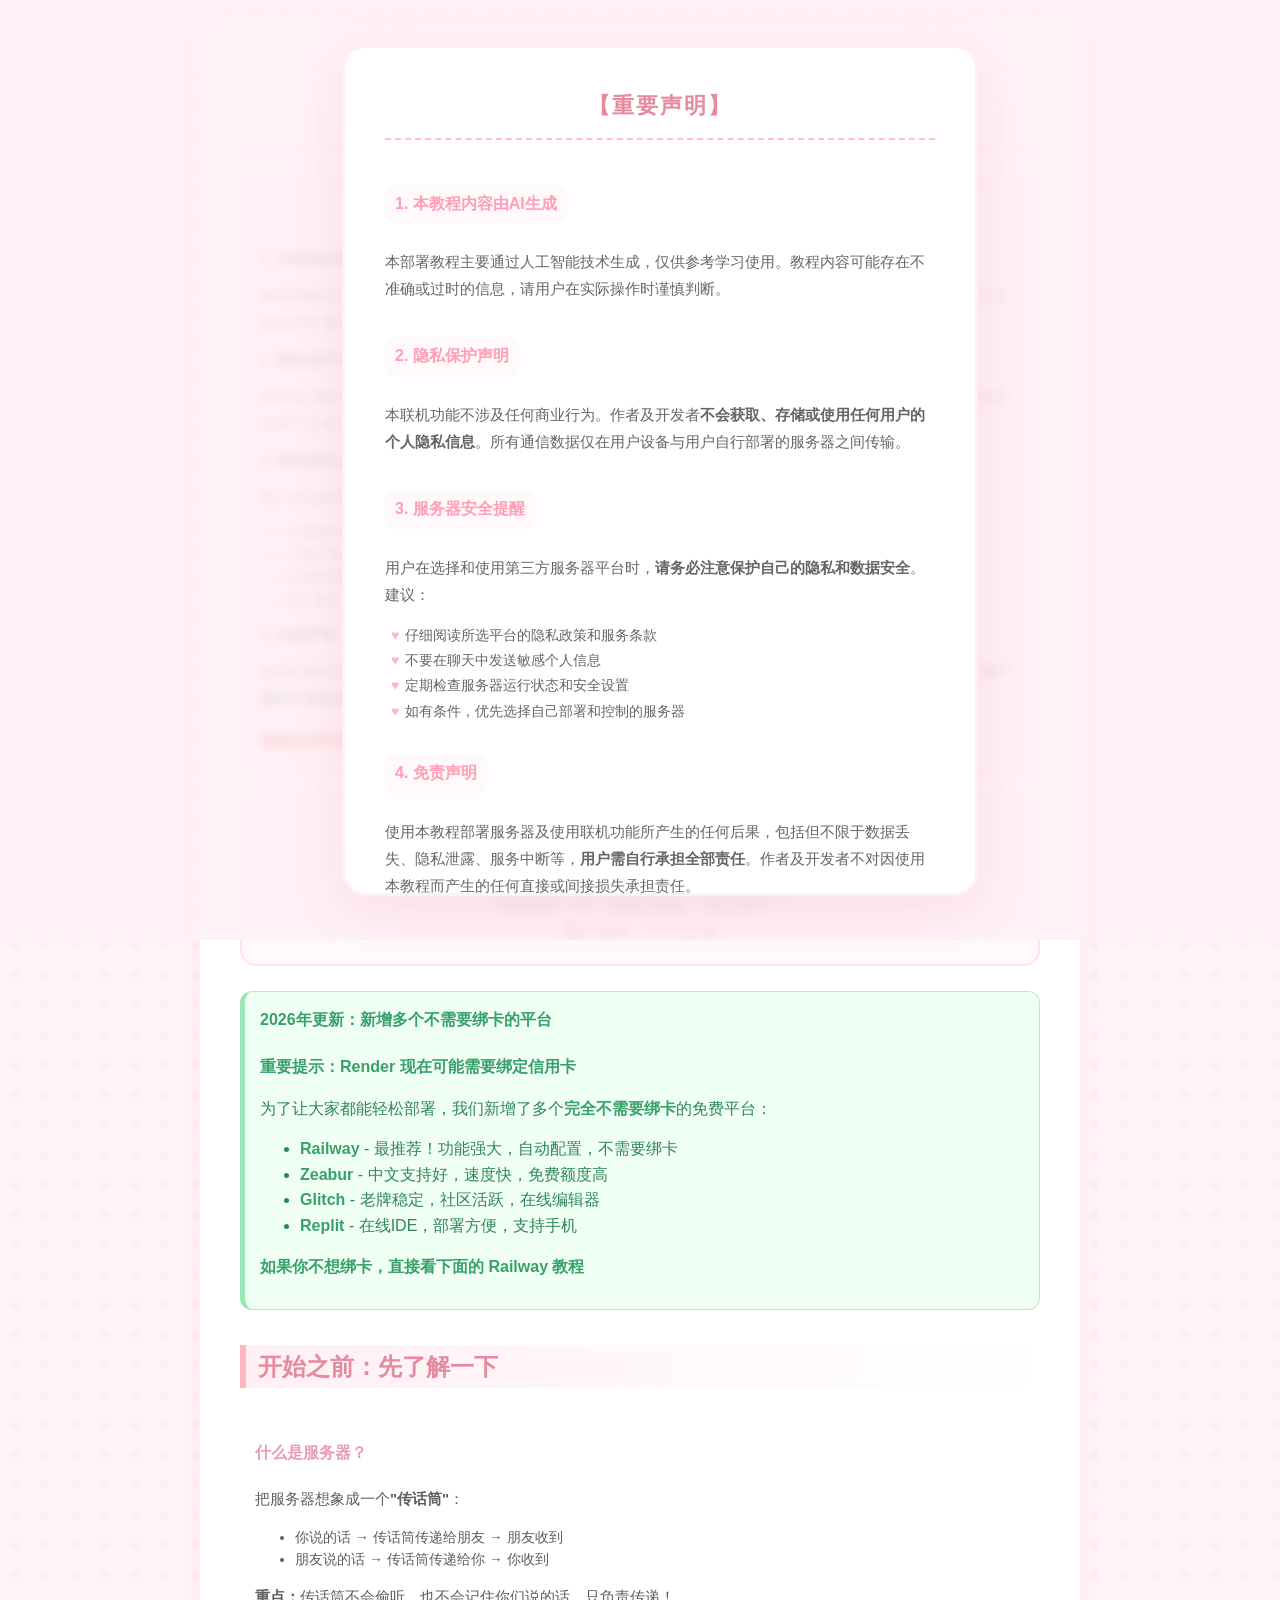
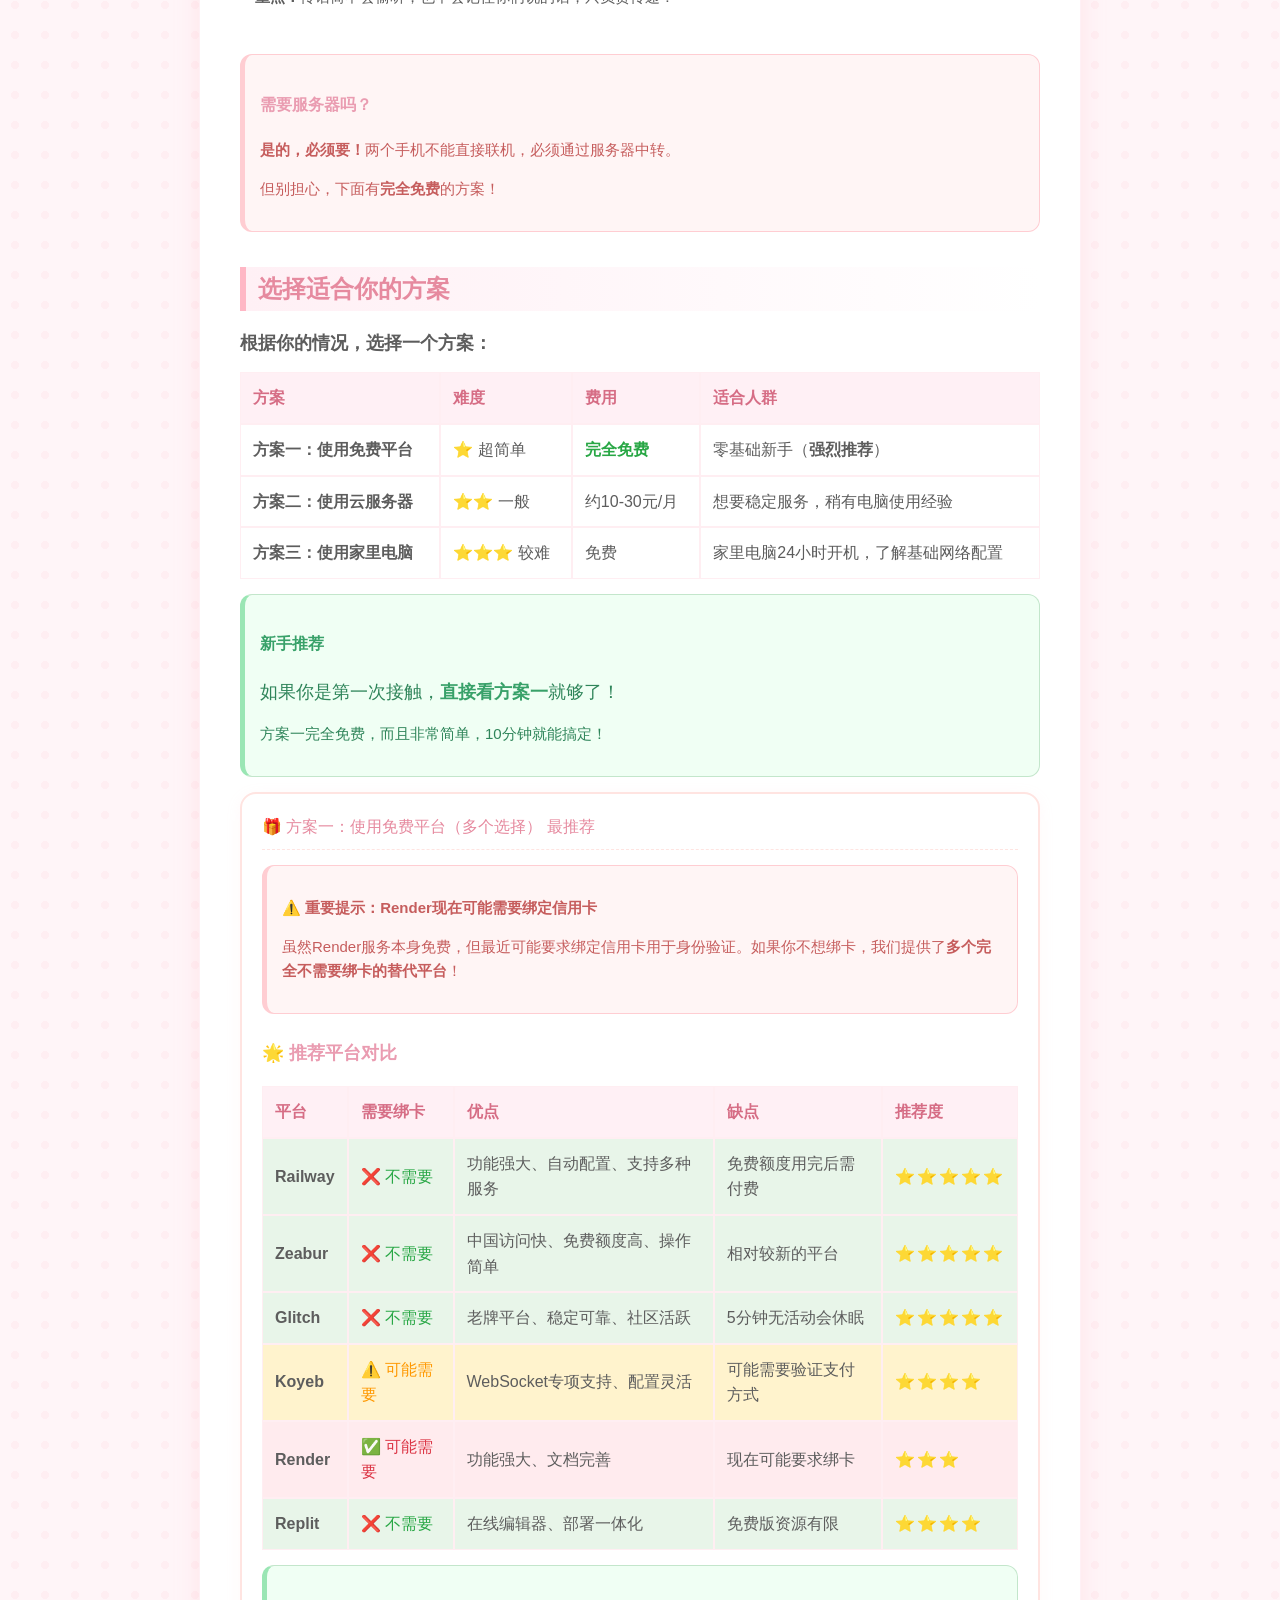
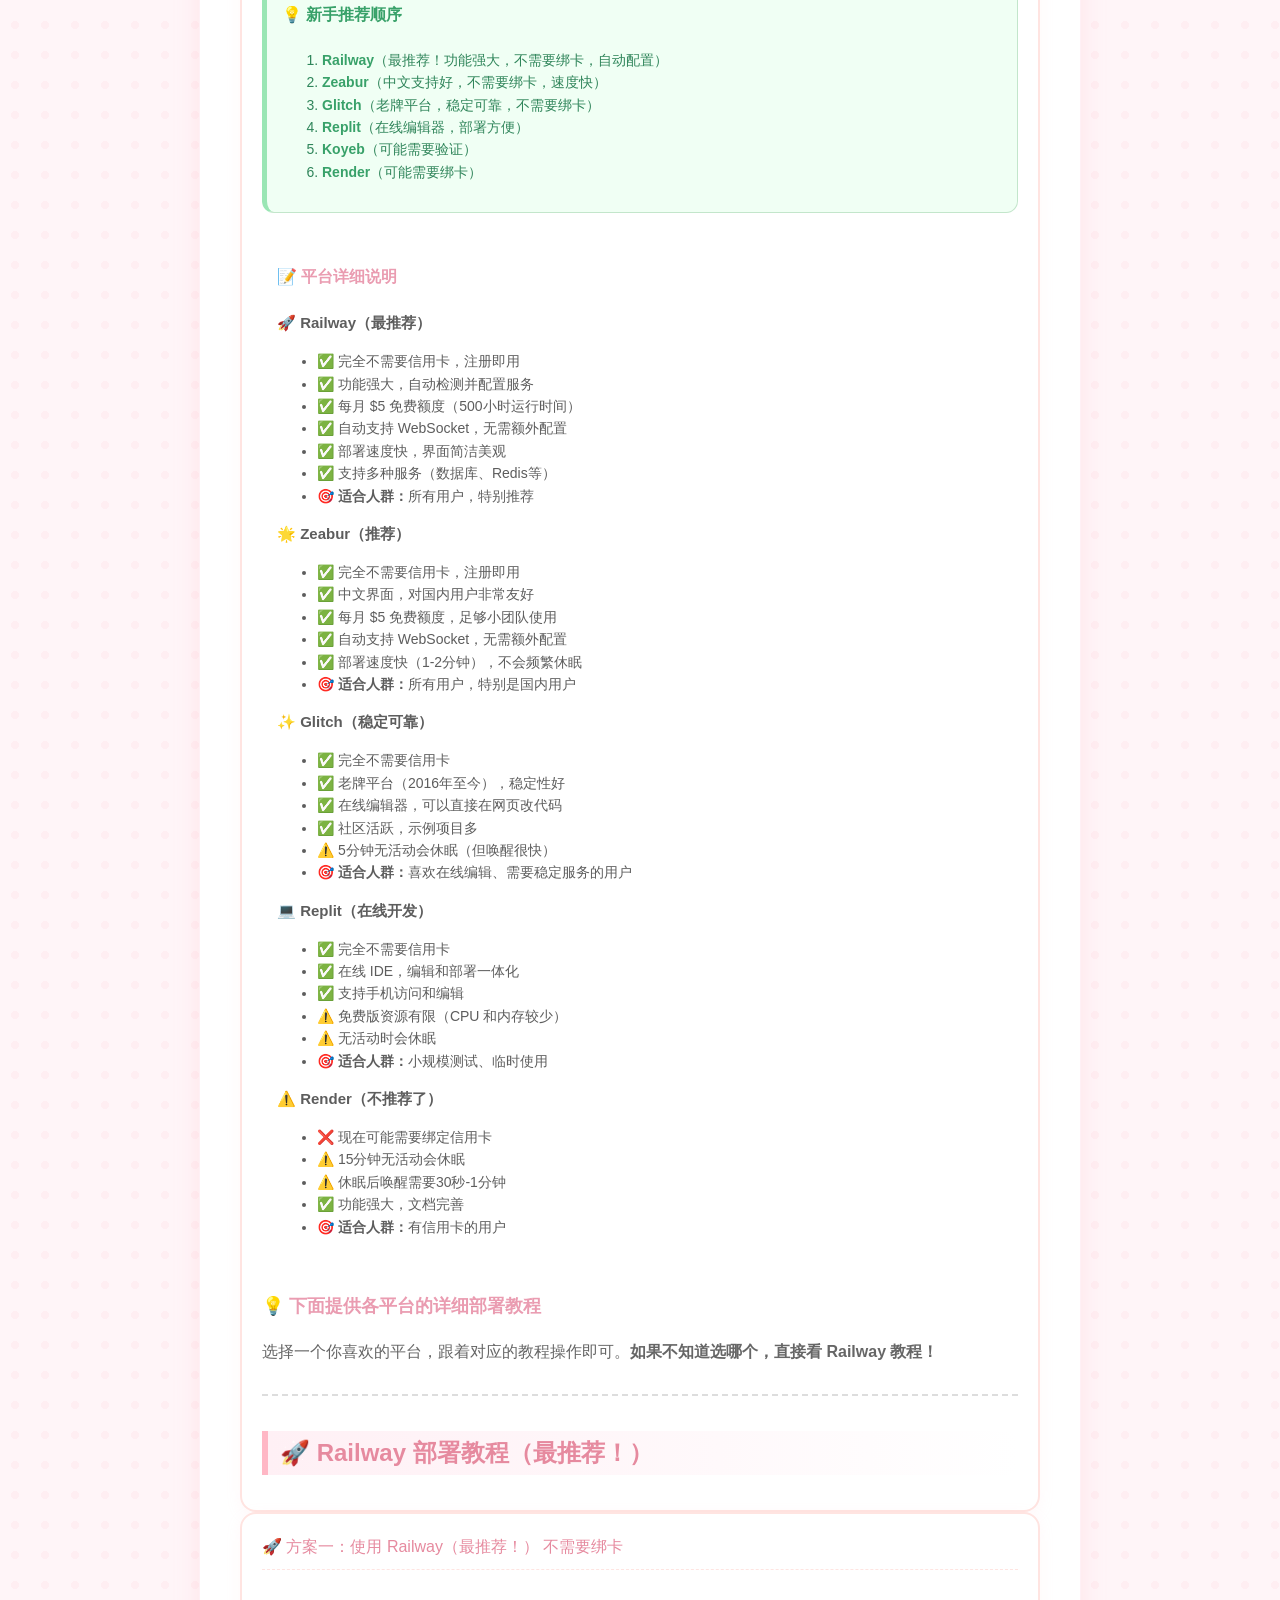
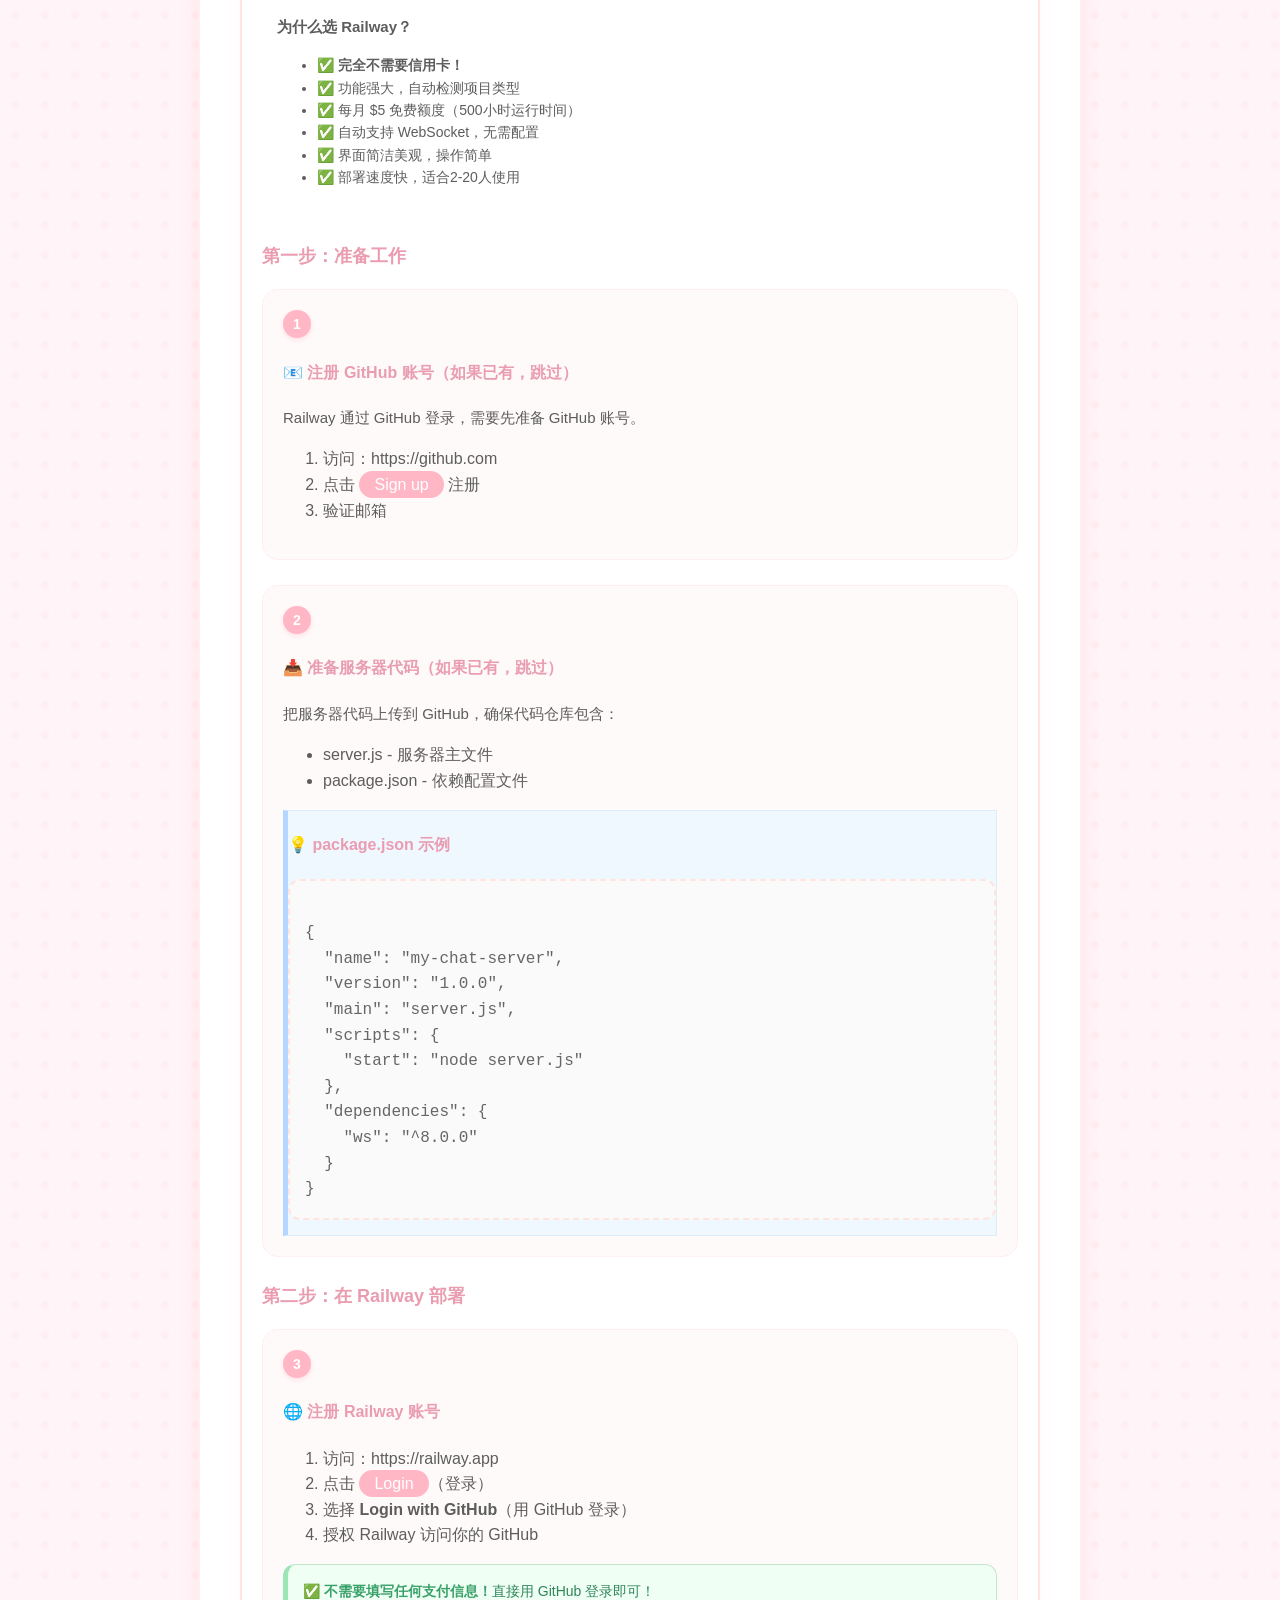
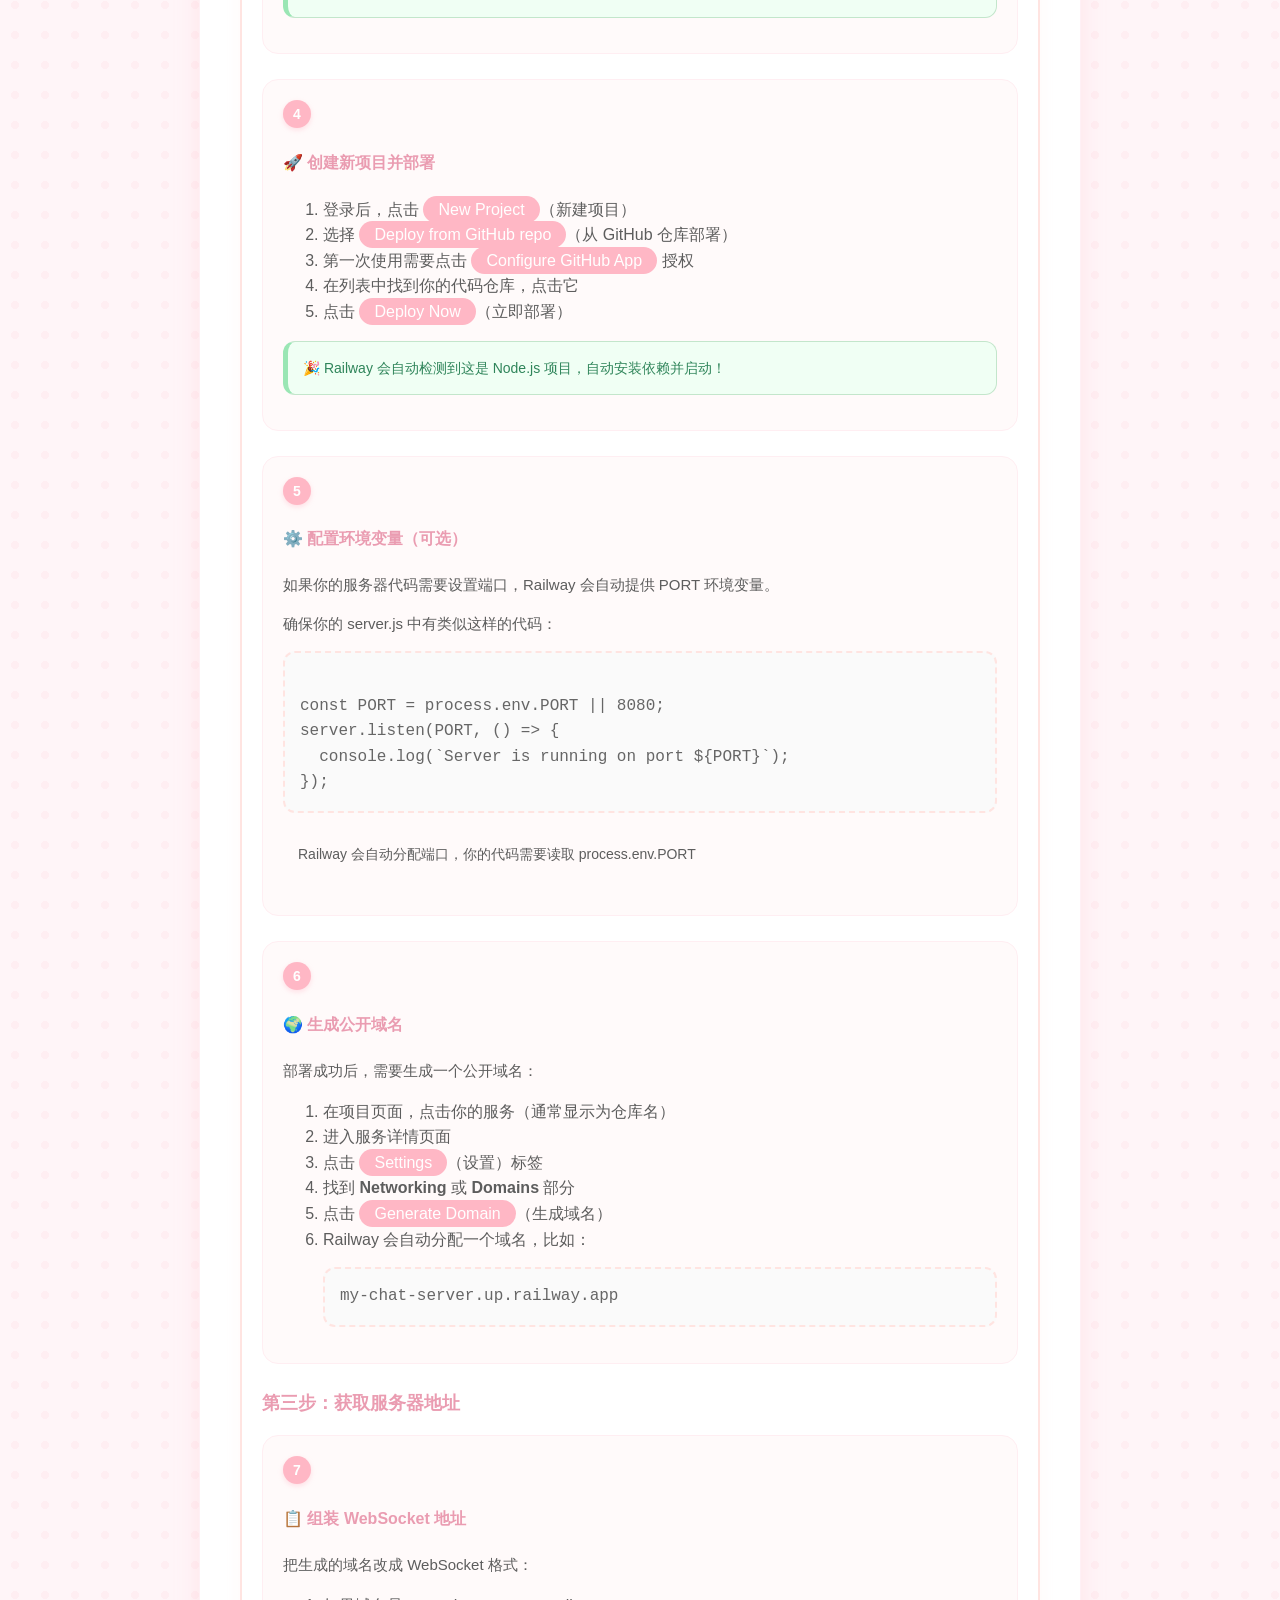
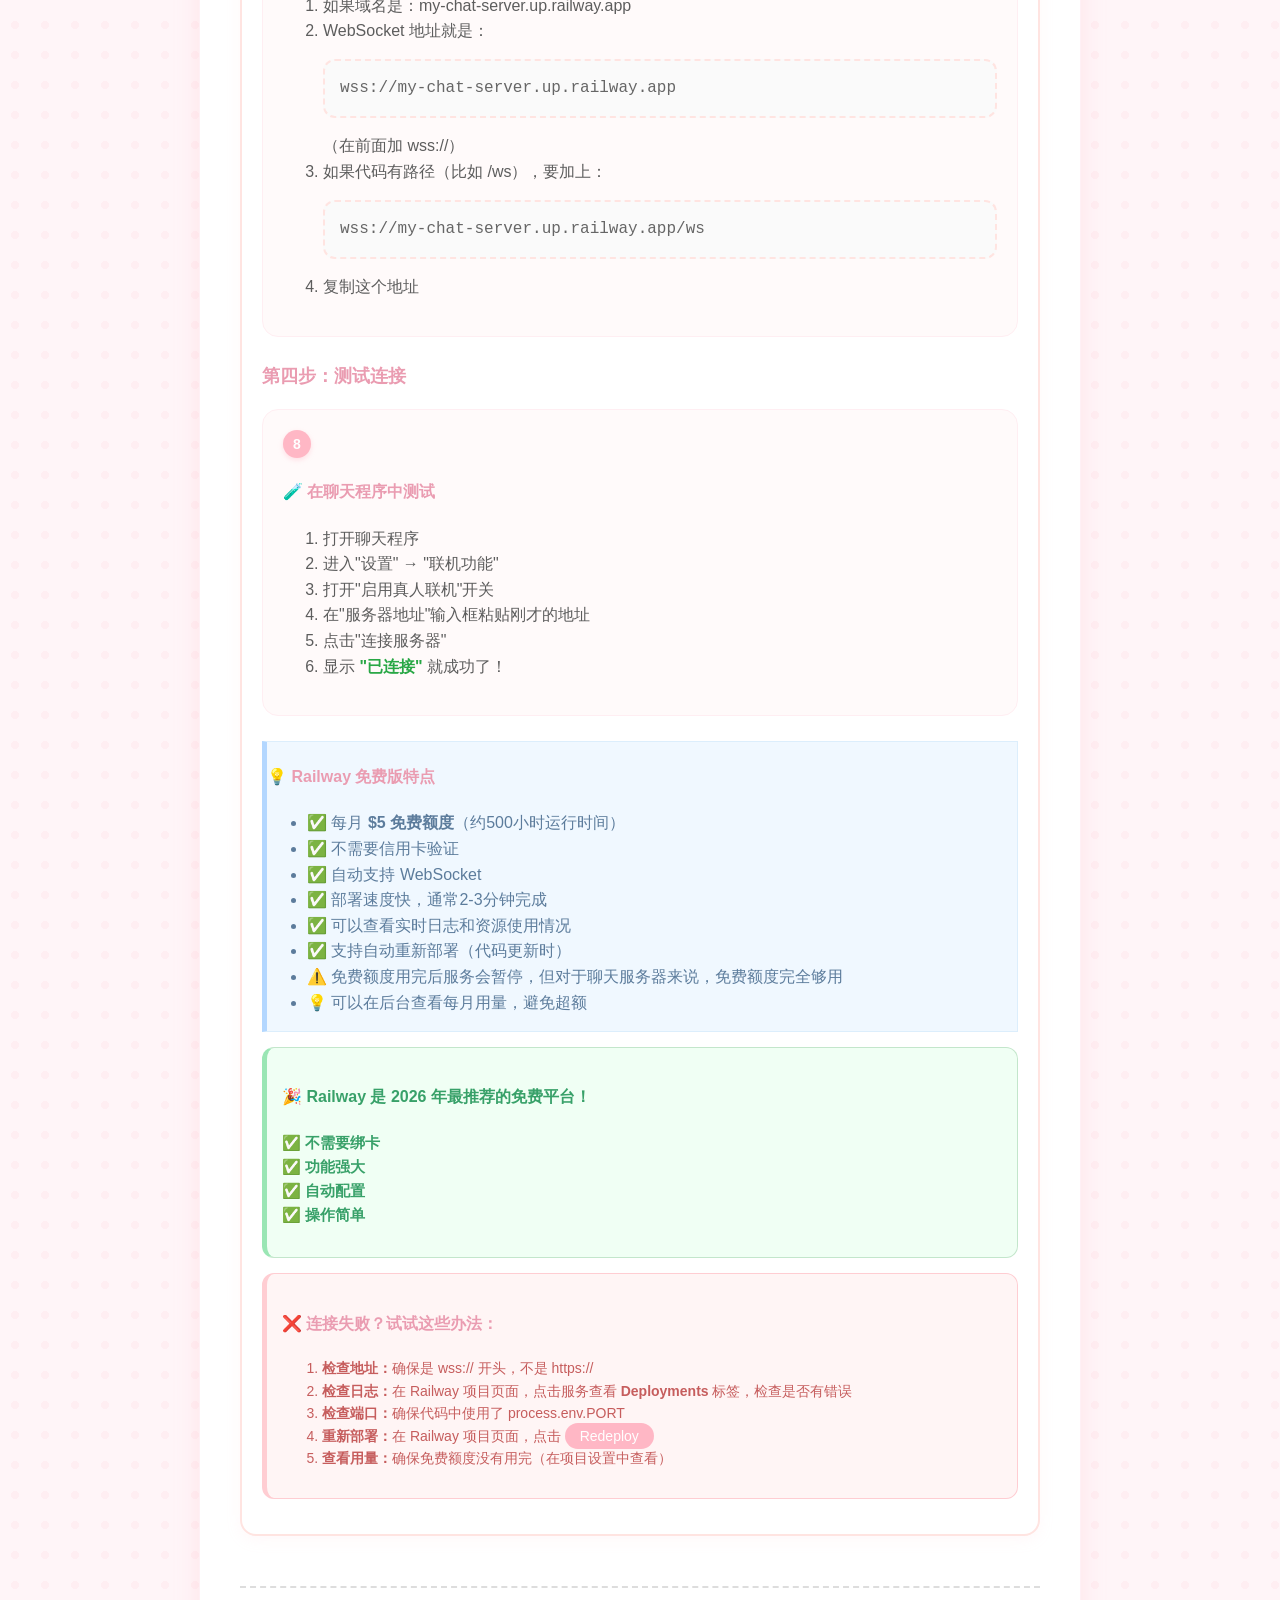
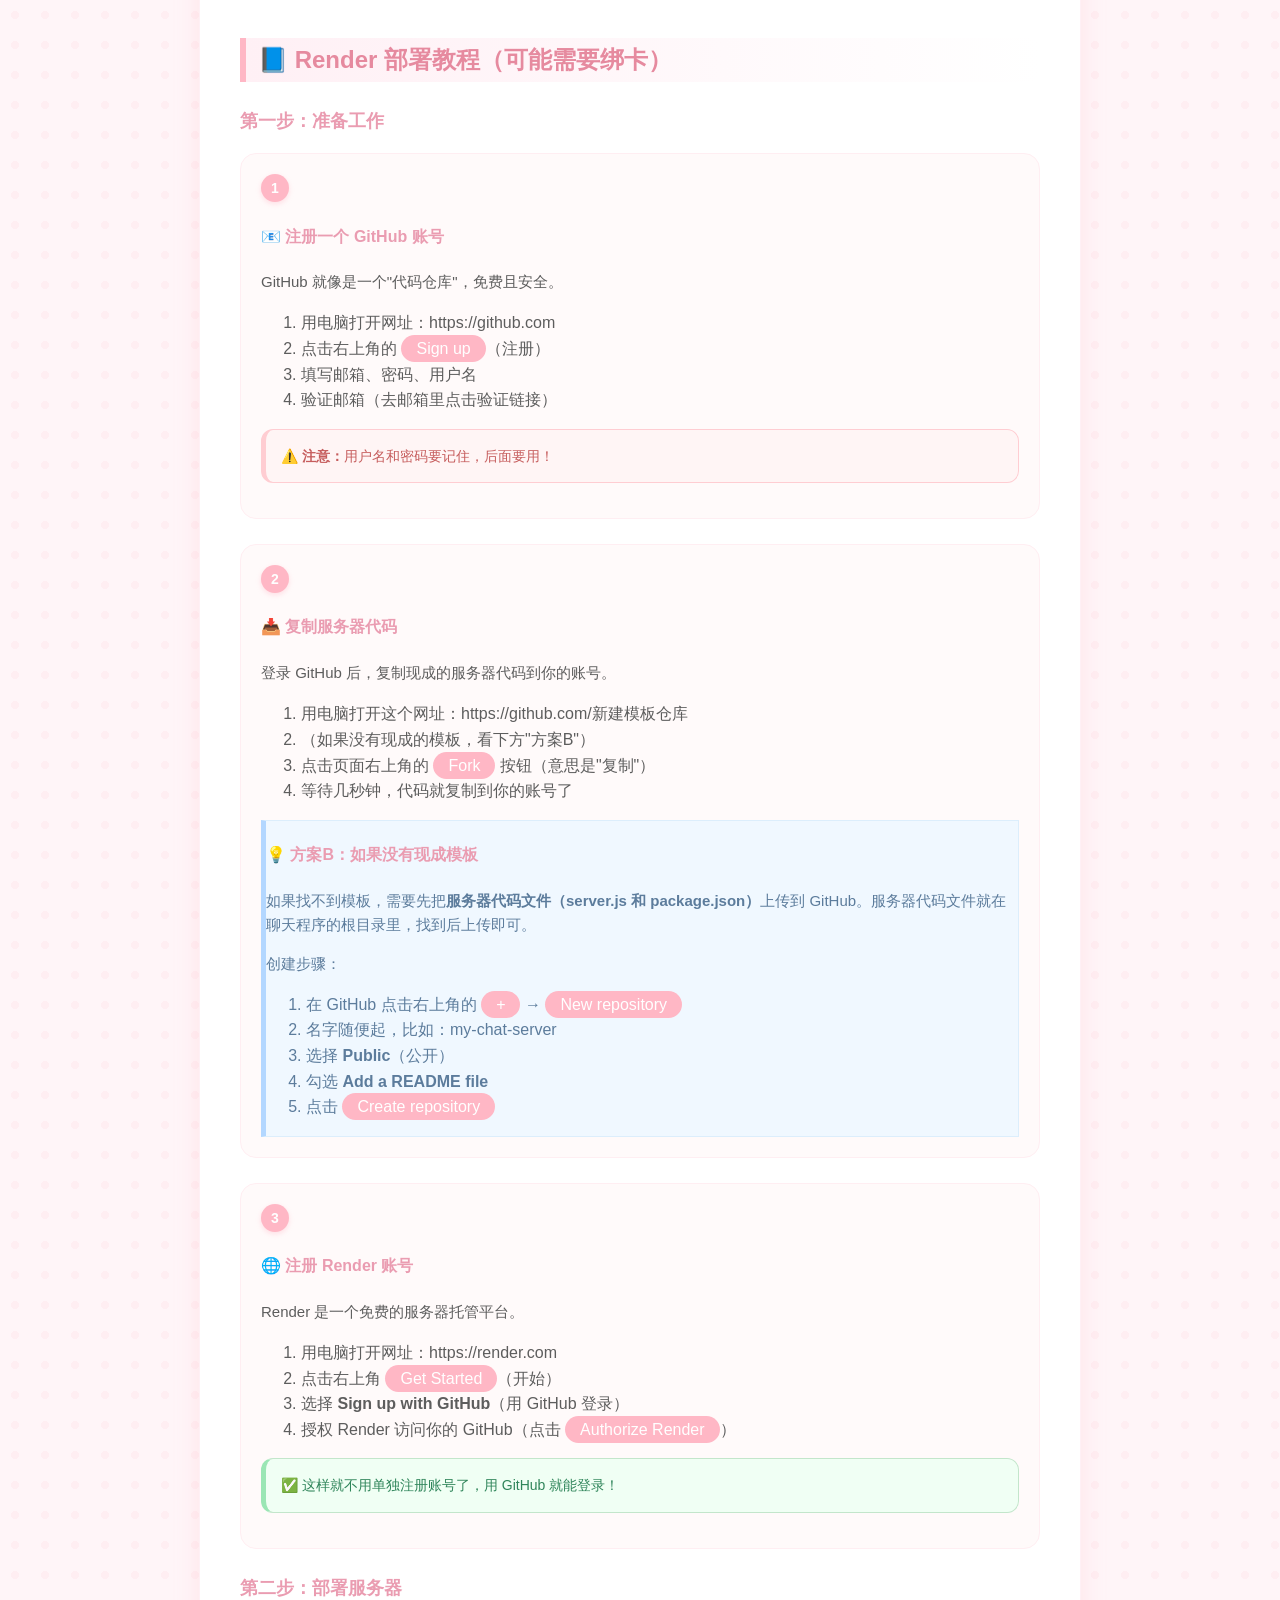
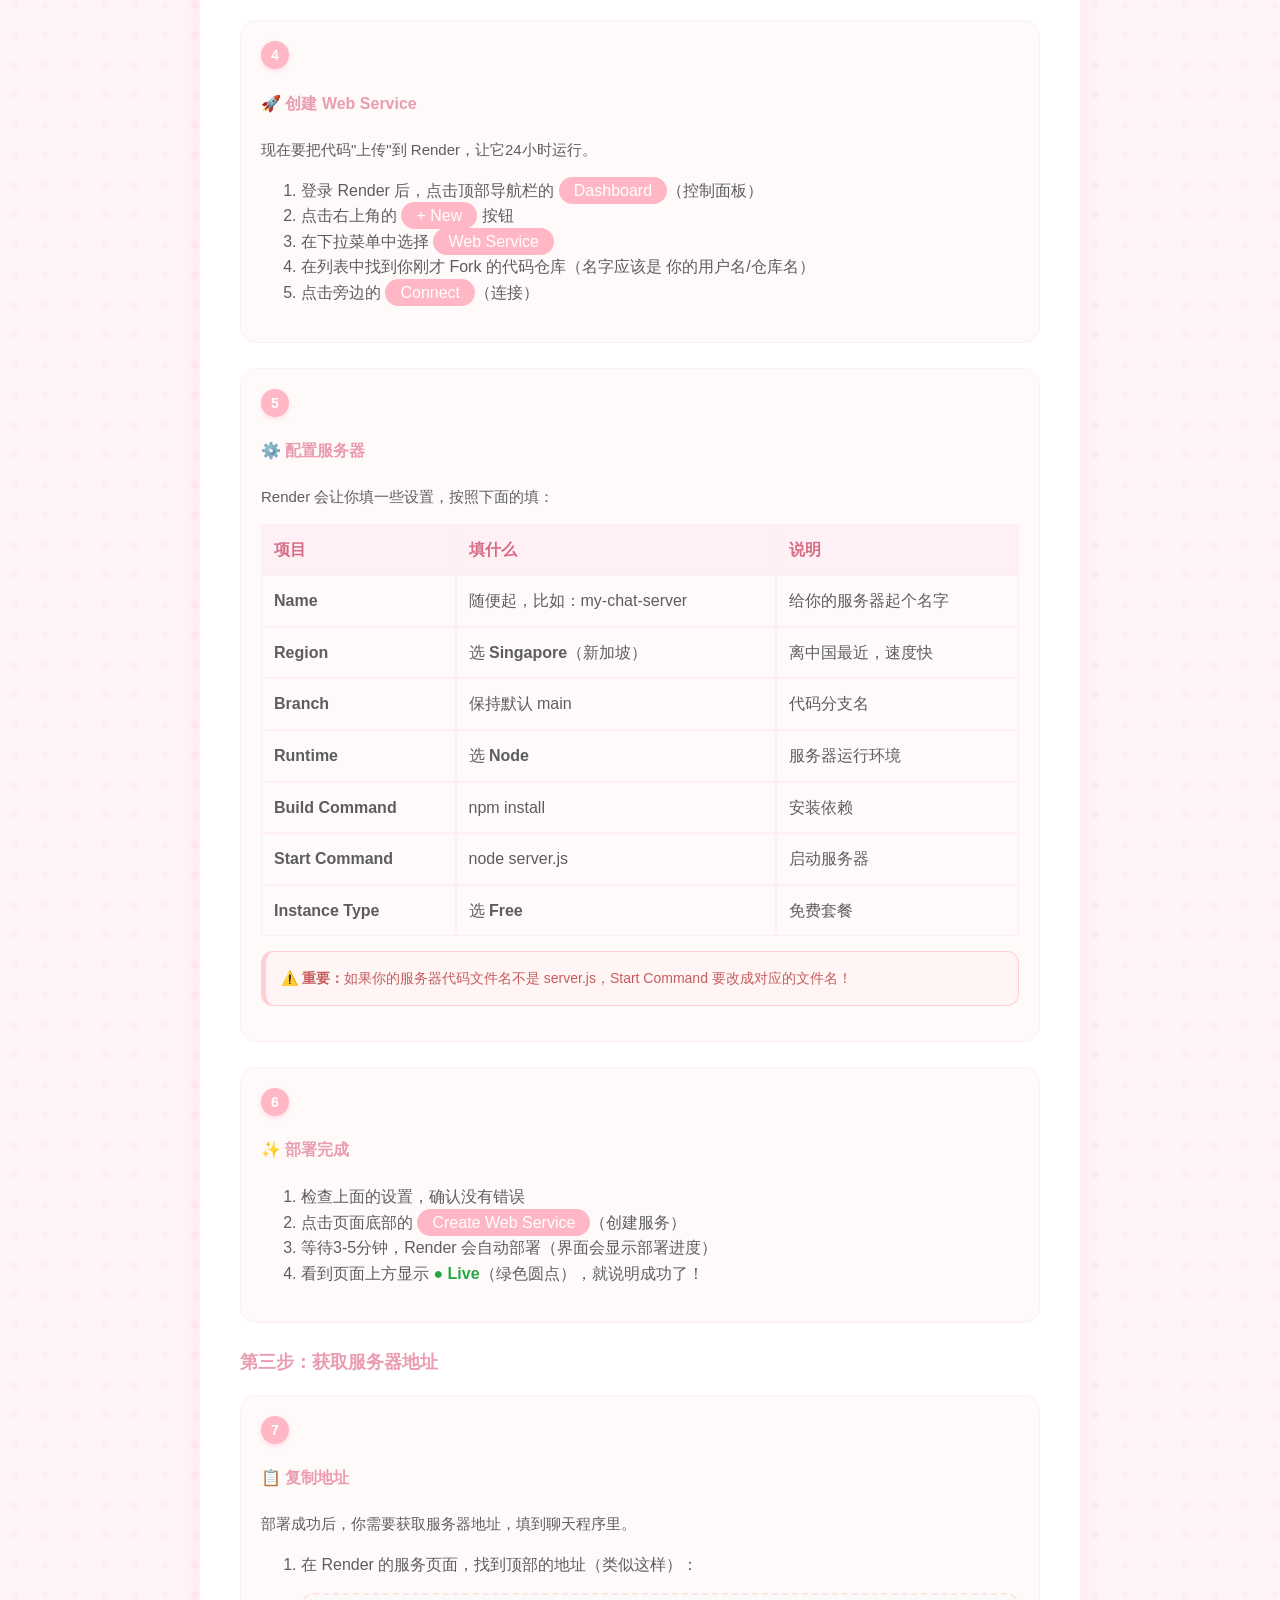
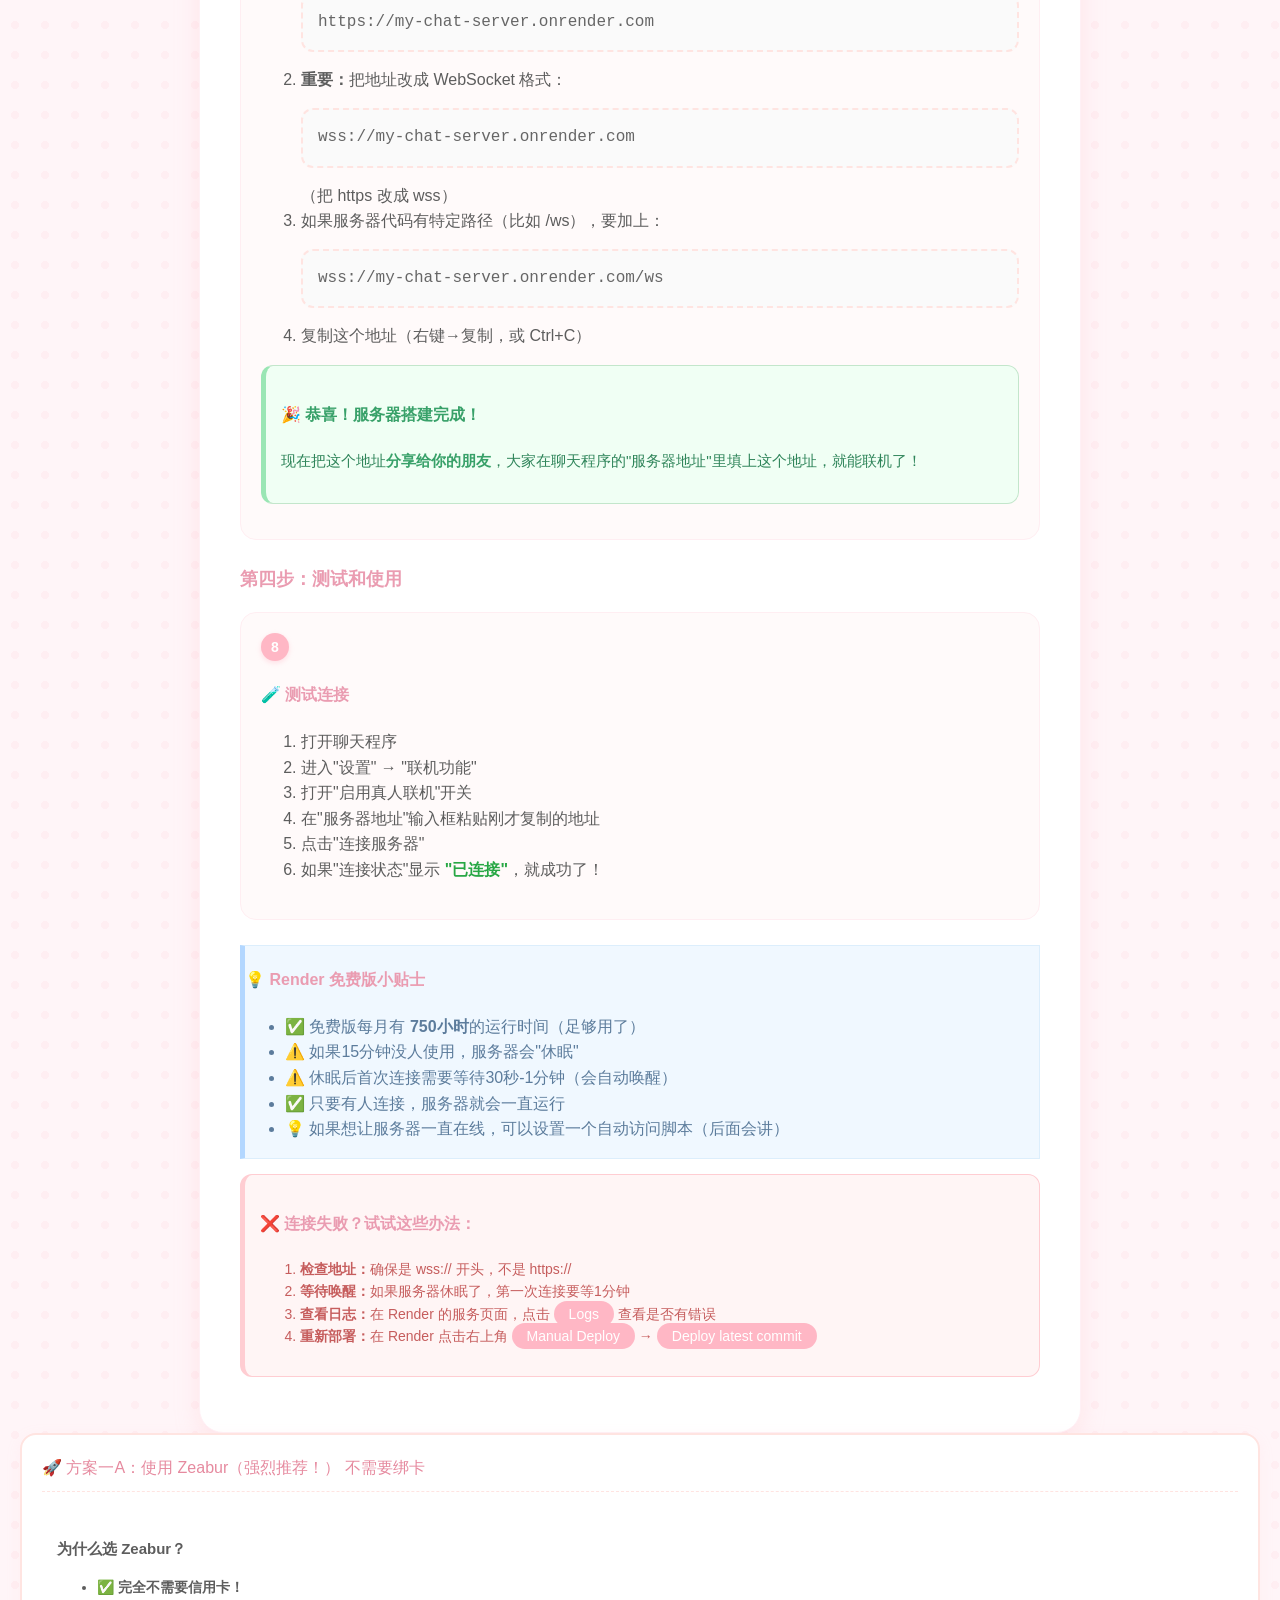
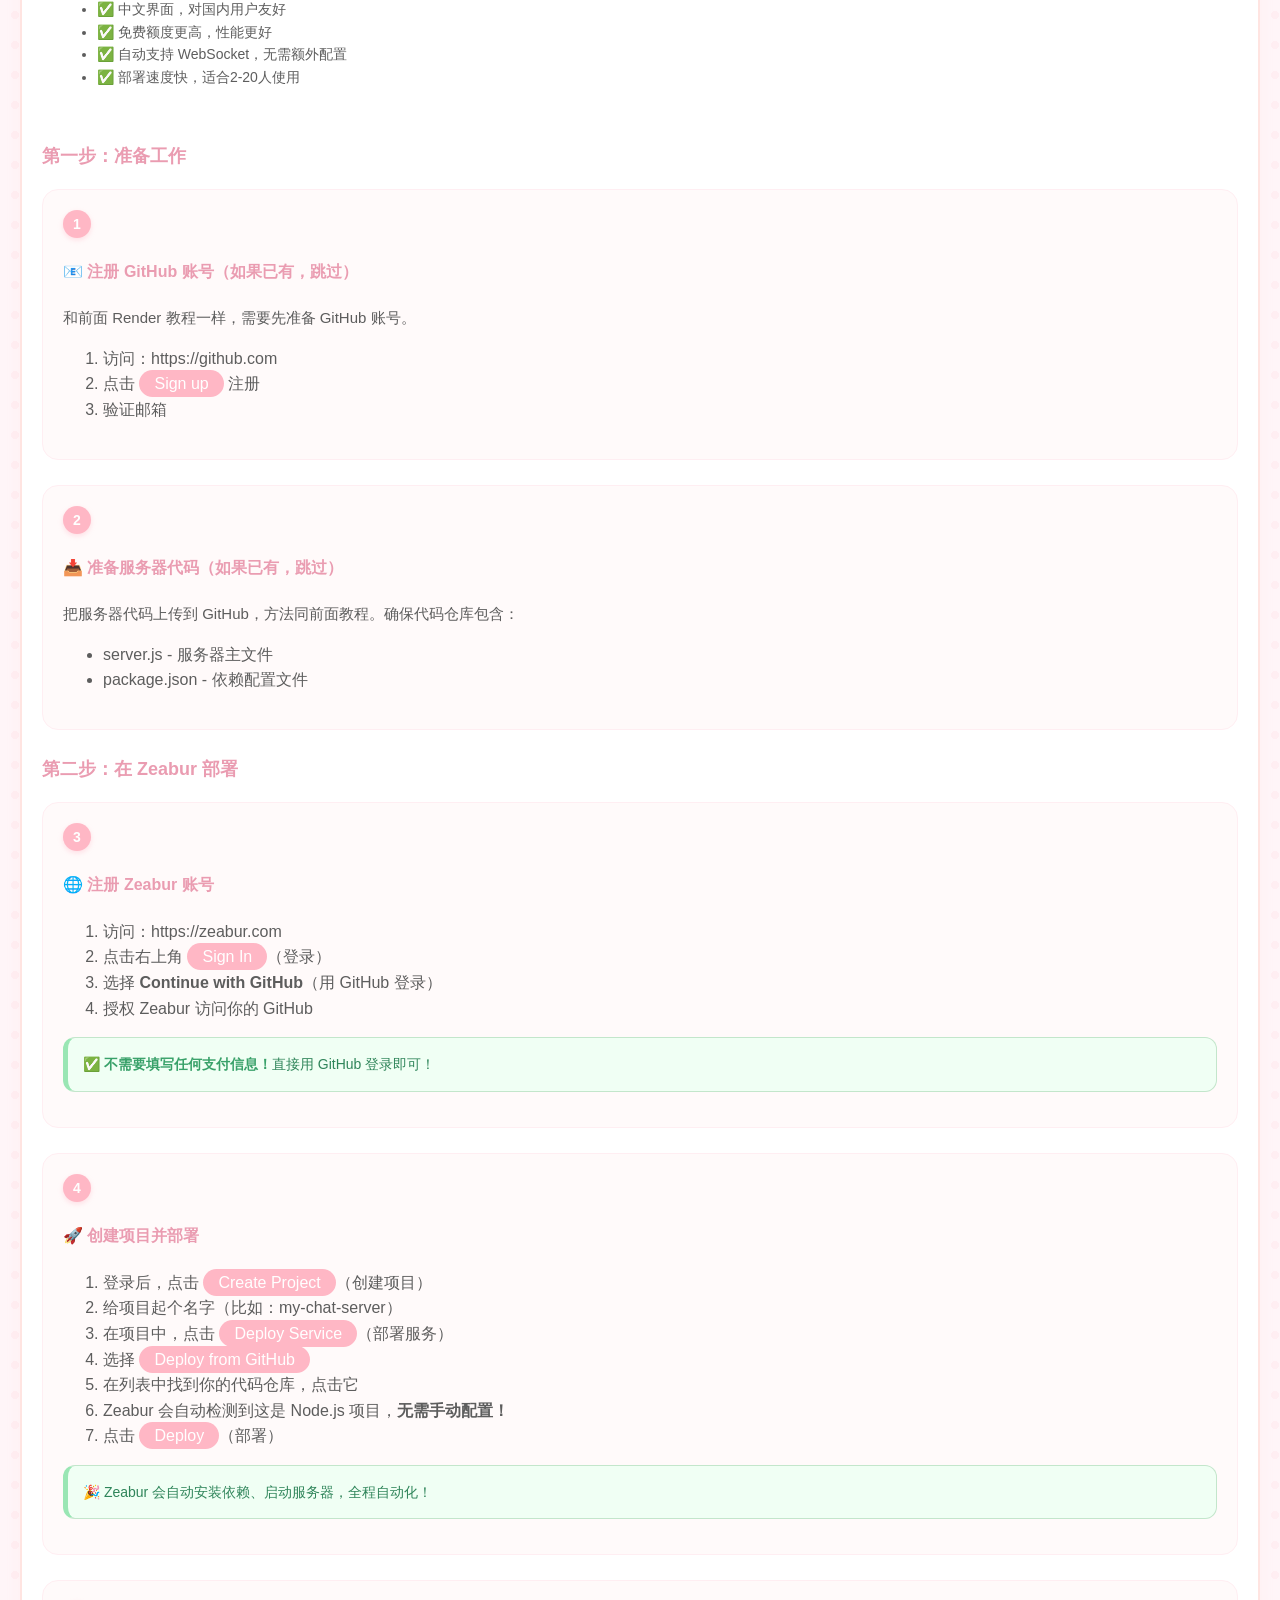
<file: online-help-deploy.html>
<!DOCTYPE html>
<html lang="zh-CN">
<head>
    <meta charset="UTF-8">
    <meta name="viewport" content="width=device-width, initial-scale=1.0">
    <title>联机服务器部署教程</title>
    <style>
        /* 
           简约可爱粉色系主题 - 2026美化版 
           配色：淡粉 (#fff0f5), 柔粉 (#ffe4e1), 蜜桃粉 (#ffb7c5), 纯白 (#ffffff)
        */
        
        body {
            font-family: 'Segoe UI', 'Microsoft YaHei', sans-serif;
            line-height: 1.6;
            color: #5d5d5d !important; /* 柔和的深灰 */
            margin: 0;
            padding: 10px;
            background-color: #fff5f8 !important; /* 极淡的粉色背景 */
            background-image: radial-gradient(#ffeef2 20%, transparent 20%); /* 可爱波点背景 */
            background-size: 20px 20px;
        }

        @media (min-width: 768px) {
            body {
                padding: 20px;
            }
        }

        .container {
            max-width: 800px;
            margin: 0 auto;
            background: #ffffff;
            padding: 20px;
            border-radius: 20px !important; /* 大圆角 */
            box-shadow: 0 8px 25px rgba(255, 182, 193, 0.25) !important; /* 柔和的粉色投影 */
            border: 1px solid #fff0f5;
        }

        @media (min-width: 768px) {
            .container {
                padding: 40px;
                border-radius: 24px !important;
            }
        }

        h1 {
            color: #e68a9f !important; /* 稍深的粉色标题 */
            text-align: center;
            border-bottom: 3px dashed #ffc0cb !important; /* 虚线边框更可爱 */
            padding-bottom: 15px !important;
            margin-bottom: 25px !important;
            font-size: 24px;
            letter-spacing: 1px;
        }

        h2 {
            color: #e68a9f !important;
            margin-top: 35px !important;
            margin-bottom: 15px !important;
            border-left: 6px solid #ffb7c5 !important; /* 柔粉色竖条 */
            padding-left: 12px !important;
            font-size: 20px;
            background: linear-gradient(to right, #fff0f5, transparent);
            border-radius: 0 10px 10px 0;
            line-height: 1.8;
        }

        h3 {
            color: #ea9cb1 !important;
            margin-top: 25px !important;
            font-size: 18px;
            background: none !important;
        }
        
        h4 {
            color: #ea9cb1 !important;
            font-size: 16px;
        }

        p {
            margin-bottom: 15px;
            font-size: 15px;
        }
        
        a {
            color: #e68a9f !important;
            text-decoration: none;
            border-bottom: 1px dashed #e68a9f;
            transition: all 0.3s;
        }
        
        a:hover {
            color: #d66d85 !important;
            background-color: #fff0f5;
            border-radius: 4px;
        }

        .intro-box {
            background-color: #fff9fb !important;
            background: #fff9fb !important; /* 覆盖渐变 */
            border: 2px solid #ffe4e1 !important;
            color: #7d7d7d !important;
            padding: 20px !important;
            border-radius: 16px !important;
            margin-bottom: 25px !important;
            text-align: center;
        }
        
        .intro-box strong {
            color: #e68a9f !important;
        }

        .step {
            margin-bottom: 25px !important;
            padding: 20px !important;
            background: #fffafa !important; /* 极淡的灰粉色 */
            border-radius: 16px !important;
            border: 1px solid #ffeef2 !important;
            transition: transform 0.2s;
        }
        
        .step:hover {
            transform: translateY(-2px);
            box-shadow: 0 5px 15px rgba(255, 182, 193, 0.15);
        }

        .step-number {
            display: inline-block;
            background: #ffb7c5 !important;
            color: white !important;
            width: 28px;
            height: 28px;
            line-height: 28px;
            text-align: center;
            border-radius: 50% !important;
            margin-right: 10px;
            font-weight: bold;
            font-size: 14px;
            box-shadow: 0 2px 5px rgba(255, 183, 197, 0.4);
        }

        code {
            background: #fff0f5 !important;
            padding: 4px 8px;
            border-radius: 6px;
            font-family: Consolas, monospace;
            color: #d66d85 !important;
            font-size: 0.9em;
        }

        .code-block, .example {
            background: #fafafa !important;
            padding: 15px !important;
            border-radius: 12px !important;
            border: 2px dashed #ffe4e1 !important; /* 虚线边框 */
            overflow-x: auto;
            font-family: Consolas, monospace;
            margin: 15px 0 !important;
            color: #666 !important;
            white-space: pre-wrap;
        }
        
        .example-title {
            color: #e68a9f !important;
            font-weight: bold;
            margin-bottom: 8px;
        }
        
        /* 警告/提示框美化 */
        .warning, .tips, .note, .success, .danger {
            padding: 15px !important;
            border-radius: 12px !important;
            margin: 15px 0 !important;
            font-size: 14px;
        }

        .warning {
            background: #fff5f5 !important;
            border: 1px solid #ffcdd2 !important;
            border-left: 5px solid #ffcdd2 !important;
            color: #c65d5d !important;
        }
        
        .danger {
            background: #fff9fa !important;
            border: 2px dashed #ffb7c5 !important;
            border-left: none !important; /* 去掉硬朗的左边框 */
            color: #7d7d7d !important;
            padding: 20px !important;
            border-radius: 16px !important;
        }
        
        .danger h3, .danger h4 {
            color: #e68a9f !important;
            text-align: center;
        }

        .tips, .tips-box {
            background: #f0f8ff !important;
            border: 1px solid #dceefc !important;
            border-left: 5px solid #b3d7ff !important;
            color: #5c7c9c !important;
        }
        
        .tips-railway {
            background: #fdf5ff !important;
            border: 1px solid #ead1ff !important;
            border-left: 5px solid #dcb5ff !important;
            color: #8a6ba1 !important;
        }
        
        .success {
            background: #f0fff4 !important;
            border: 1px solid #c3e6cb !important;
            border-left: 5px solid #9ae6b4 !important;
            color: #2f855a !important;
        }
        
        .success h4, .success strong {
            color: #38a169 !important;
        }

        /* 表格美化 */
        .comparison-table-wrapper {
            overflow-x: auto;
            border-radius: 12px;
            border: 1px solid #ffeef2;
        }

        .comparison-table {
            width: 100%;
            border-collapse: separate;
            border-spacing: 0;
            margin: 10px 0;
            min-width: 600px;
        }

        .comparison-table th, .comparison-table td {
            padding: 12px !important;
            text-align: left;
            border: 1px solid #ffeef2 !important;
            border-bottom: 1px solid #ffeef2 !important;
        }

        .comparison-table th {
            background-color: #fff0f5 !important;
            color: #d66d85 !important;
            font-weight: 600;
        }
        
        /* 推荐星级颜色 */
        .comparison-table td:nth-child(5) {
            color: #ffb7c5 !important; 
            letter-spacing: 2px;
        }
        
        .method-card {
            background: white !important;
            border: 2px solid #ffe4e1 !important;
            border-radius: 16px !important;
            padding: 20px !important;
            box-shadow: 0 4px 15px rgba(255, 182, 193, 0.1) !important;
        }
        
        .method-title {
            color: #e68a9f !important;
            border-bottom: 1px dashed #ffe4e1;
            padding-bottom: 10px;
        }
        
        .button-example {
            background: #ffb7c5 !important;
            color: white !important;
            border-radius: 20px !important; /* 胶囊按钮 */
            padding: 5px 15px !important;
        }

        /* QA 问答框美化 */
        .qa {
            margin: 15px 0 !important;
            padding: 15px !important;
            background: #fffafa !important;
            border-radius: 12px !important;
            border: 1px solid #fff0f5 !important;
            word-wrap: break-word;
        }
        
        .qa strong {
            color: #e68a9f !important;
        }

        @media (min-width: 768px) {
            .qa {
                margin: 20px 0 !important;
                padding: 20px !important;
            }
            
            h1 { font-size: 32px !important; }
            h2 { font-size: 24px !important; }
            body { background-size: 30px 30px !important; }
        }

        /* ====================
           免责声明弹窗美化 (可爱简约风)
           ==================== */
        .disclaimer-modal {
            position: fixed;
            top: 0;
            left: 0;
            width: 100%;
            height: 100%;
            background: rgba(255, 240, 245, 0.85) !important; /* 半透明粉白背景 */
            backdrop-filter: blur(5px);
            display: flex;
            align-items: center;
            justify-content: center;
            z-index: 10000;
            padding: 20px;
        }
        
        .disclaimer-modal.hidden {
            display: none !important;
        }
        
        .disclaimer-content {
            background: white !important;
            max-width: 550px;
            width: 100%;
            max-height: 85vh;
            overflow-y: auto;
            border-radius: 24px !important; /* 超大圆角 */
            padding: 25px !important;
            box-shadow: 0 15px 50px rgba(230, 138, 159, 0.2) !important;
            border: 3px solid #fff0f5 !important;
        }
        
        @media (min-width: 768px) {
            .disclaimer-content {
                padding: 40px !important;
            }
        }
        
        .disclaimer-title {
            color: #e68a9f !important;
            font-size: 22px;
            font-weight: bold;
            text-align: center;
            margin-bottom: 25px !important;
            border-bottom: 2px dashed #ffc0cb !important;
            padding-bottom: 15px !important;
            letter-spacing: 2px;
        }
        
        .disclaimer-text {
            line-height: 1.8;
            color: #666 !important;
            margin-bottom: 25px !important;
            font-size: 14px;
        }
        
        .disclaimer-text h4 {
            color: #ff9eb5 !important;
            margin: 20px 0 10px 0 !important;
            font-size: 16px;
            background: #fff9fb;
            display: inline-block;
            padding: 5px 10px;
            border-radius: 8px;
        }
        
        .disclaimer-text ul {
            margin: 10px 0 !important;
            padding-left: 20px !important;
            list-style-type: none !important;
        }
        
        .disclaimer-text ul li::before {
            content: "♥"; /* 用爱心代替圆点 */
            color: #ffb7c5;
            display: inline-block;
            width: 1em;
            margin-left: -1em;
        }
        
        /* 输入区域美化 */
        .disclaimer-input-section {
            margin-top: 30px !important;
            padding: 20px !important;
            background: #fff5f8 !important;
            border-radius: 16px !important;
            border: 2px dashed #ffb7c5 !important;
            text-align: center;
        }
        
        .disclaimer-input-label {
            display: block;
            margin-bottom: 15px !important;
            font-weight: bold;
            color: #8c5b65 !important;
            font-size: 14px;
        }
        
        .disclaimer-required-text {
            display: inline-block !important;
            margin: 5px 0 15px 0 !important;
            padding: 10px 20px !important;
            background: #ffffff !important;
            border: 2px solid #ffdae0 !important;
            border-radius: 30px !important;
            color: #e68a9f !important;
            font-size: 16px;
            font-weight: bold;
            letter-spacing: 1px;
            box-shadow: 0 2px 10px rgba(255, 182, 193, 0.2) !important;
            text-align: center;
        }
        
        .disclaimer-input {
            width: 100%;
            padding: 12px !important;
            border: 2px solid #ffe4e1 !important;
            border-radius: 12px !important;
            font-size: 14px;
            box-sizing: border-box;
            text-align: center;
            transition: all 0.3s;
            color: #666;
            background: white !important;
        }
        
        .disclaimer-input:focus {
            outline: none;
            border-color: #ffb7c5 !important;
            box-shadow: 0 0 0 3px rgba(255, 183, 197, 0.2);
        }
        
        .disclaimer-button {
            width: 100%;
            padding: 14px !important;
            background: linear-gradient(to right, #ffb7c5, #ff9eb5) !important;
            color: white !important;
            border: none;
            border-radius: 50px !important;
            font-size: 16px;
            font-weight: bold;
            cursor: pointer;
            margin-top: 20px !important;
            transition: transform 0.2s, box-shadow 0.2s;
            box-shadow: 0 4px 15px rgba(255, 158, 181, 0.3) !important;
        }
        
        .disclaimer-button:hover {
            transform: translateY(-2px);
            box-shadow: 0 6px 20px rgba(255, 158, 181, 0.4) !important;
        }
        
        .disclaimer-error {
            color: #e68a9f !important;
            font-size: 13px;
            margin-top: 10px !important;
            display: none;
            background: #fff;
            padding: 5px 10px;
            border-radius: 20px;
        }
        
        /* 滚动条美化 */
        ::-webkit-scrollbar {
            width: 8px;
            height: 8px;
        }
        ::-webkit-scrollbar-track {
            background: #fff5f8; 
            border-radius: 4px;
        }
        ::-webkit-scrollbar-thumb {
            background: #ffcdd2; 
            border-radius: 4px;
        }
        ::-webkit-scrollbar-thumb:hover {
            background: #e68a9f; 
        }

        /* 移动端深度适配 */
        @media (max-width: 480px) {
            body { padding: 6px; background-size: 15px 15px !important; }
            .container { padding: 12px; border-radius: 14px !important; }
            h1 { font-size: 18px !important; padding-bottom: 10px !important; margin-bottom: 16px !important; }
            h2 { font-size: 16px !important; margin-top: 22px !important; padding-left: 10px !important; border-left-width: 4px !important; line-height: 1.6; }
            h3 { font-size: 14px !important; margin-top: 16px !important; }
            h4 { font-size: 13px !important; }
            p { font-size: 13px; margin-bottom: 10px; }
            .intro-box { padding: 12px !important; border-radius: 12px !important; }
            .step { padding: 12px !important; margin-bottom: 14px !important; border-radius: 12px !important; }
            .step-number { width: 24px; height: 24px; line-height: 24px; font-size: 12px; }
            code { font-size: 12px; padding: 2px 5px; }
            .code-block, .example { padding: 10px !important; font-size: 12px; border-radius: 10px !important; white-space: pre-wrap; word-break: break-all; }
            .warning, .tips, .note, .success, .danger, .tips-railway { padding: 10px !important; border-radius: 10px !important; font-size: 12px; }
            .comparison-table th, .comparison-table td { padding: 8px 6px !important; font-size: 11px; }
            .comparison-table { min-width: 500px; }
            .method-card { padding: 12px !important; border-radius: 12px !important; }
            .qa { padding: 10px !important; margin: 10px 0 !important; }
            .disclaimer-content { padding: 16px !important; border-radius: 16px !important; }
            .disclaimer-title { font-size: 18px; margin-bottom: 16px !important; }
            .disclaimer-text { font-size: 12px; }
            .disclaimer-input-section { padding: 14px !important; }
            img { max-width: 100%; height: auto; }
        }
        @media (min-width: 481px) and (max-width: 768px) {
            .container { padding: 24px; }
            h1 { font-size: 22px !important; }
            h2 { font-size: 18px !important; }
            .code-block, .example { font-size: 13px; }
            .comparison-table { min-width: 550px; }
        }
    </style>
</head>
<body>
    <!-- 免责声明弹窗 -->
    <div class="disclaimer-modal" id="disclaimerModal">
        <div class="disclaimer-content">
            <div class="disclaimer-title">【重要声明】</div>
            <div class="disclaimer-text">
                <h4>1. 本教程内容由AI生成</h4>
                <p>本部署教程主要通过人工智能技术生成，仅供参考学习使用。教程内容可能存在不准确或过时的信息，请用户在实际操作时谨慎判断。</p>
                
                <h4>2. 隐私保护声明</h4>
                <p>本联机功能不涉及任何商业行为。作者及开发者<strong>不会获取、存储或使用任何用户的个人隐私信息</strong>。所有通信数据仅在用户设备与用户自行部署的服务器之间传输。</p>
                
                <h4>3. 服务器安全提醒</h4>
                <p>用户在选择和使用第三方服务器平台时，<strong>请务必注意保护自己的隐私和数据安全</strong>。建议：</p>
                <ul>
                    <li>仔细阅读所选平台的隐私政策和服务条款</li>
                    <li>不要在聊天中发送敏感个人信息</li>
                    <li>定期检查服务器运行状态和安全设置</li>
                    <li>如有条件，优先选择自己部署和控制的服务器</li>
                </ul>
                
                <h4>4. 免责声明</h4>
                <p>使用本教程部署服务器及使用联机功能所产生的任何后果，包括但不限于数据丢失、隐私泄露、服务中断等，<strong>用户需自行承担全部责任</strong>。作者及开发者不对因使用本教程而产生的任何直接或间接损失承担责任。</p>
            </div>
            
            <div class="disclaimer-input-section">
                <label class="disclaimer-input-label">请输入以下文字以确认您已阅读并同意上述声明：</label>
                <div class="disclaimer-required-text">我已经知晓上述所有条例</div>
                <input 
                    type="text" 
                    class="disclaimer-input" 
                    id="disclaimerInput" 
                    placeholder="请在此输入上方文字"
                    autocomplete="off"
                >
                <div class="disclaimer-error" id="disclaimerError">输入内容不正确，请完整输入：我已经知晓上述所有条例</div>
            </div>
            
            <button class="disclaimer-button" id="disclaimerButton">确定并继续</button>
        </div>
    </div>
    <div class="container">
        <h1>联机服务器部署教程（超详细版）</h1>
        
        <div class="danger" style="margin: 20px 0; padding: 20px; border-left: 5px solid #dc3545; background: #fff5f5;">
            <h4 style="color: #dc3545; margin-top: 0; font-weight: bold;">【重要声明】</h4>
            <p style="margin: 10px 0; line-height: 1.8;"><strong>1. 本教程内容由AI生成</strong></p>
            <p style="margin: 10px 0; line-height: 1.8;">本部署教程主要通过人工智能技术生成，仅供参考学习使用。教程内容可能存在不准确或过时的信息，请用户在实际操作时谨慎判断。</p>
            
            <p style="margin: 10px 0; line-height: 1.8;"><strong>2. 隐私保护声明</strong></p>
            <p style="margin: 10px 0; line-height: 1.8;">本联机功能不涉及任何商业行为。作者及开发者<strong>不会获取、存储或使用任何用户的个人隐私信息</strong>。所有通信数据仅在用户设备与用户自行部署的服务器之间传输。</p>
            
            <p style="margin: 10px 0; line-height: 1.8;"><strong>3. 服务器安全提醒</strong></p>
            <p style="margin: 10px 0; line-height: 1.8;">用户在选择和使用第三方服务器平台时，<strong>请务必注意保护自己的隐私和数据安全</strong>。建议：</p>
            <ul style="margin: 10px 0; padding-left: 25px;">
                <li>仔细阅读所选平台的隐私政策和服务条款</li>
                <li>不要在聊天中发送敏感个人信息</li>
                <li>定期检查服务器运行状态和安全设置</li>
                <li>如有条件，优先选择自己部署和控制的服务器</li>
            </ul>
            
            <p style="margin: 10px 0; line-height: 1.8;"><strong>4. 免责声明</strong></p>
            <p style="margin: 10px 0; line-height: 1.8;">使用本教程部署服务器及使用联机功能所产生的任何后果，包括但不限于数据丢失、隐私泄露、服务中断等，<strong>用户需自行承担全部责任</strong>。作者及开发者不对因使用本教程而产生的任何直接或间接损失承担责任。</p>
            
            <p style="margin: 15px 0 0 0; line-height: 1.8; font-weight: bold; color: #dc3545;">继续使用即表示您已阅读并同意以上声明。</p>
        </div>
        
        <div class="intro-box">
            <strong style="font-size: 18px; color: white;">写给零基础的朋友</strong><br><br>
            这份教程会一步一步教你如何搭建联机服务器<br>
            就像做菜一样，跟着步骤走，保证成功！<br>
            <strong style="color: white;">预计时间：10-20分钟</strong>
        </div>

        <div class="success" style="margin: 20px 0; padding: 20px; border-left: 5px solid #28a745;">
            <h4 style="color: #28a745; margin-top: 0;">2026年更新：新增多个不需要绑卡的平台</h4>
            <p style="font-size: 16px; margin-bottom: 10px;"><strong>重要提示：Render 现在可能需要绑定信用卡</strong></p>
            <p style="font-size: 16px;">为了让大家都能轻松部署，我们新增了多个<strong>完全不需要绑卡</strong>的免费平台：</p>
            <ul style="font-size: 16px; margin: 15px 0;">
                <li><strong>Railway</strong> - 最推荐！功能强大，自动配置，不需要绑卡</li>
                <li><strong>Zeabur</strong> - 中文支持好，速度快，免费额度高</li>
                <li><strong>Glitch</strong> - 老牌稳定，社区活跃，在线编辑器</li>
                <li><strong>Replit</strong> - 在线IDE，部署方便，支持手机</li>
            </ul>
            <p style="font-size: 16px; margin-top: 15px;"><strong>如果你不想绑卡，直接看下面的 Railway 教程</strong></p>
        </div>

        <h2>开始之前：先了解一下</h2>
        
        <div class="note">
            <h4>什么是服务器？</h4>
            <p>把服务器想象成一个<strong>"传话筒"</strong>：</p>
            <ul>
                <li>你说的话 → 传话筒传递给朋友 → 朋友收到</li>
                <li>朋友说的话 → 传话筒传递给你 → 你收到</li>
            </ul>
            <p><strong>重点：</strong>传话筒不会偷听，也不会记住你们说的话，只负责传递！</p>
        </div>

        <div class="warning">
            <h4>需要服务器吗？</h4>
            <p><strong>是的，必须要！</strong>两个手机不能直接联机，必须通过服务器中转。</p>
            <p>但别担心，下面有<strong>完全免费</strong>的方案！</p>
        </div>

        <h2>选择适合你的方案</h2>
        
        <p style="font-size: 18px;"><strong>根据你的情况，选择一个方案：</strong></p>

        <table class="comparison-table">
            <tr>
                <th>方案</th>
                <th>难度</th>
                <th>费用</th>
                <th>适合人群</th>
            </tr>
            <tr>
                <td><strong>方案一：使用免费平台</strong></td>
                <td><span class="difficulty difficulty-easy">⭐ 超简单</span></td>
                <td><strong style="color: #28a745;">完全免费</strong></td>
                <td>零基础新手（<strong>强烈推荐</strong>）</td>
            </tr>
            <tr>
                <td><strong>方案二：使用云服务器</strong></td>
                <td><span class="difficulty difficulty-medium">⭐⭐ 一般</span></td>
                <td>约10-30元/月</td>
                <td>想要稳定服务，稍有电脑使用经验</td>
            </tr>
            <tr>
                <td><strong>方案三：使用家里电脑</strong></td>
                <td><span class="difficulty difficulty-hard">⭐⭐⭐ 较难</span></td>
                <td>免费</td>
                <td>家里电脑24小时开机，了解基础网络配置</td>
            </tr>
        </table>

        <div class="success">
            <h4>新手推荐</h4>
            <p style="font-size: 18px;">如果你是第一次接触，<strong>直接看方案一</strong>就够了！</p>
            <p>方案一完全免费，而且非常简单，10分钟就能搞定！</p>
        </div>

        <!-- 方案一 -->
        <div class="method-card">
            <div class="method-title">
                <span class="icon">🎁</span>
                <span>方案一：使用免费平台（多个选择）</span>
                <span class="difficulty difficulty-easy">最推荐</span>
            </div>
            
            <div class="warning">
                <p><strong>⚠️ 重要提示：Render现在可能需要绑定信用卡</strong></p>
                <p>虽然Render服务本身免费，但最近可能要求绑定信用卡用于身份验证。如果你不想绑卡，我们提供了<strong>多个完全不需要绑卡的替代平台</strong>！</p>
            </div>

            <h3>🌟 推荐平台对比</h3>
            
            <table class="comparison-table">
                <tr>
                    <th>平台</th>
                    <th>需要绑卡</th>
                    <th>优点</th>
                    <th>缺点</th>
                    <th>推荐度</th>
                </tr>
                <tr style="background: #e8f5e9;">
                    <td><strong>Railway</strong></td>
                    <td><span style="color: #28a745;">❌ 不需要</span></td>
                    <td>功能强大、自动配置、支持多种服务</td>
                    <td>免费额度用完后需付费</td>
                    <td>⭐⭐⭐⭐⭐</td>
                </tr>
                <tr style="background: #e8f5e9;">
                    <td><strong>Zeabur</strong></td>
                    <td><span style="color: #28a745;">❌ 不需要</span></td>
                    <td>中国访问快、免费额度高、操作简单</td>
                    <td>相对较新的平台</td>
                    <td>⭐⭐⭐⭐⭐</td>
                </tr>
                <tr style="background: #e8f5e9;">
                    <td><strong>Glitch</strong></td>
                    <td><span style="color: #28a745;">❌ 不需要</span></td>
                    <td>老牌平台、稳定可靠、社区活跃</td>
                    <td>5分钟无活动会休眠</td>
                    <td>⭐⭐⭐⭐⭐</td>
                </tr>
                <tr style="background: #fff3cd;">
                    <td><strong>Koyeb</strong></td>
                    <td><span style="color: #ff9800;">⚠️ 可能需要</span></td>
                    <td>WebSocket专项支持、配置灵活</td>
                    <td>可能需要验证支付方式</td>
                    <td>⭐⭐⭐⭐</td>
                </tr>
                <tr style="background: #ffebee;">
                    <td><strong>Render</strong></td>
                    <td><span style="color: #dc3545;">✅ 可能需要</span></td>
                    <td>功能强大、文档完善</td>
                    <td>现在可能要求绑卡</td>
                    <td>⭐⭐⭐</td>
                </tr>
                <tr style="background: #e8f5e9;">
                    <td><strong>Replit</strong></td>
                    <td><span style="color: #28a745;">❌ 不需要</span></td>
                    <td>在线编辑器、部署一体化</td>
                    <td>免费版资源有限</td>
                    <td>⭐⭐⭐⭐</td>
                </tr>
            </table>

            <div class="success">
                <h4>💡 新手推荐顺序</h4>
                <ol>
                    <li><strong>Railway</strong>（最推荐！功能强大，不需要绑卡，自动配置）</li>
                    <li><strong>Zeabur</strong>（中文支持好，不需要绑卡，速度快）</li>
                    <li><strong>Glitch</strong>（老牌平台，稳定可靠，不需要绑卡）</li>
                    <li><strong>Replit</strong>（在线编辑器，部署方便）</li>
                    <li><strong>Koyeb</strong>（可能需要验证）</li>
                    <li><strong>Render</strong>（可能需要绑卡）</li>
                </ol>
            </div>

            <div class="note">
                <h4>📝 平台详细说明</h4>
                <p><strong>🚀 Railway（最推荐）</strong></p>
                <ul>
                    <li>✅ 完全不需要信用卡，注册即用</li>
                    <li>✅ 功能强大，自动检测并配置服务</li>
                    <li>✅ 每月 $5 免费额度（500小时运行时间）</li>
                    <li>✅ 自动支持 WebSocket，无需额外配置</li>
                    <li>✅ 部署速度快，界面简洁美观</li>
                    <li>✅ 支持多种服务（数据库、Redis等）</li>
                    <li>🎯 <strong>适合人群：</strong>所有用户，特别推荐</li>
                </ul>

                <p><strong>🌟 Zeabur（推荐）</strong></p>
                <ul>
                    <li>✅ 完全不需要信用卡，注册即用</li>
                    <li>✅ 中文界面，对国内用户非常友好</li>
                    <li>✅ 每月 $5 免费额度，足够小团队使用</li>
                    <li>✅ 自动支持 WebSocket，无需额外配置</li>
                    <li>✅ 部署速度快（1-2分钟），不会频繁休眠</li>
                    <li>🎯 <strong>适合人群：</strong>所有用户，特别是国内用户</li>
                </ul>

                <p><strong>✨ Glitch（稳定可靠）</strong></p>
                <ul>
                    <li>✅ 完全不需要信用卡</li>
                    <li>✅ 老牌平台（2016年至今），稳定性好</li>
                    <li>✅ 在线编辑器，可以直接在网页改代码</li>
                    <li>✅ 社区活跃，示例项目多</li>
                    <li>⚠️ 5分钟无活动会休眠（但唤醒很快）</li>
                    <li>🎯 <strong>适合人群：</strong>喜欢在线编辑、需要稳定服务的用户</li>
                </ul>

                <p><strong>💻 Replit（在线开发）</strong></p>
                <ul>
                    <li>✅ 完全不需要信用卡</li>
                    <li>✅ 在线 IDE，编辑和部署一体化</li>
                    <li>✅ 支持手机访问和编辑</li>
                    <li>⚠️ 免费版资源有限（CPU 和内存较少）</li>
                    <li>⚠️ 无活动时会休眠</li>
                    <li>🎯 <strong>适合人群：</strong>小规模测试、临时使用</li>
                </ul>

                <p><strong>⚠️ Render（不推荐了）</strong></p>
                <ul>
                    <li>❌ 现在可能需要绑定信用卡</li>
                    <li>⚠️ 15分钟无活动会休眠</li>
                    <li>⚠️ 休眠后唤醒需要30秒-1分钟</li>
                    <li>✅ 功能强大，文档完善</li>
                    <li>🎯 <strong>适合人群：</strong>有信用卡的用户</li>
                </ul>
            </div>

            <h3>💡 下面提供各平台的详细部署教程</h3>
            <p style="font-size: 16px; color: #666;">选择一个你喜欢的平台，跟着对应的教程操作即可。<strong>如果不知道选哪个，直接看 Railway 教程！</strong></p>

            <hr style="margin: 30px 0; border: none; border-top: 2px dashed #ddd;">

            <h2 style="color: #007aff; margin-top: 40px;">🚀 Railway 部署教程（最推荐！）</h2>

        </div>

        <!-- Railway 平台教程 -->
        <div class="method-card">
            <div class="method-title">
                <span class="icon">🚀</span>
                <span>方案一：使用 Railway（最推荐！）</span>
                <span class="difficulty difficulty-easy">不需要绑卡</span>
            </div>
            
            <div class="note">
                <p><strong>为什么选 Railway？</strong></p>
                <ul>
                    <li>✅ <strong>完全不需要信用卡！</strong></li>
                    <li>✅ 功能强大，自动检测项目类型</li>
                    <li>✅ 每月 $5 免费额度（500小时运行时间）</li>
                    <li>✅ 自动支持 WebSocket，无需配置</li>
                    <li>✅ 界面简洁美观，操作简单</li>
                    <li>✅ 部署速度快，适合2-20人使用</li>
                </ul>
            </div>

            <h3>第一步：准备工作</h3>
            
            <div class="step">
                <div class="step-number">1</div>
                <div class="step-content">
                    <h4>📧 注册 GitHub 账号（如果已有，跳过）</h4>
                    <p>Railway 通过 GitHub 登录，需要先准备 GitHub 账号。</p>
                    <ol>
                        <li>访问：<span class="code-line">https://github.com</span></li>
                        <li>点击 <span class="button-example">Sign up</span> 注册</li>
                        <li>验证邮箱</li>
                    </ol>
                </div>
            </div>

            <div class="step">
                <div class="step-number">2</div>
                <div class="step-content">
                    <h4>📥 准备服务器代码（如果已有，跳过）</h4>
                    <p>把服务器代码上传到 GitHub，确保代码仓库包含：</p>
                    <ul>
                        <li><span class="code-line">server.js</span> - 服务器主文件</li>
                        <li><span class="code-line">package.json</span> - 依赖配置文件</li>
                    </ul>
                    <div class="tips-box">
                        <h4>💡 package.json 示例</h4>
                        <div class="example">
{
  "name": "my-chat-server",
  "version": "1.0.0",
  "main": "server.js",
  "scripts": {
    "start": "node server.js"
  },
  "dependencies": {
    "ws": "^8.0.0"
  }
}</div>
                    </div>
                </div>
            </div>

            <h3>第二步：在 Railway 部署</h3>

            <div class="step">
                <div class="step-number">3</div>
                <div class="step-content">
                    <h4>🌐 注册 Railway 账号</h4>
                    <ol>
                        <li>访问：<span class="code-line">https://railway.app</span></li>
                        <li>点击 <span class="button-example">Login</span>（登录）</li>
                        <li>选择 <strong>Login with GitHub</strong>（用 GitHub 登录）</li>
                        <li>授权 Railway 访问你的 GitHub</li>
                    </ol>
                    <div class="success">
                        ✅ <strong>不需要填写任何支付信息！</strong>直接用 GitHub 登录即可！
                    </div>
                </div>
            </div>

            <div class="step">
                <div class="step-number">4</div>
                <div class="step-content">
                    <h4>🚀 创建新项目并部署</h4>
                    <ol>
                        <li>登录后，点击 <span class="button-example">New Project</span>（新建项目）</li>
                        <li>选择 <span class="button-example">Deploy from GitHub repo</span>（从 GitHub 仓库部署）</li>
                        <li>第一次使用需要点击 <span class="button-example">Configure GitHub App</span> 授权</li>
                        <li>在列表中找到你的代码仓库，点击它</li>
                        <li>点击 <span class="button-example">Deploy Now</span>（立即部署）</li>
                    </ol>
                    <div class="success">
                        🎉 Railway 会自动检测到这是 Node.js 项目，自动安装依赖并启动！
                    </div>
                </div>
            </div>

            <div class="step">
                <div class="step-number">5</div>
                <div class="step-content">
                    <h4>⚙️ 配置环境变量（可选）</h4>
                    <p>如果你的服务器代码需要设置端口，Railway 会自动提供 <span class="code-line">PORT</span> 环境变量。</p>
                    <p>确保你的 <span class="code-line">server.js</span> 中有类似这样的代码：</p>
                    <div class="example">
const PORT = process.env.PORT || 8080;
server.listen(PORT, () => {
  console.log(`Server is running on port ${PORT}`);
});</div>
                    <div class="note">
                        Railway 会自动分配端口，你的代码需要读取 <span class="code-line">process.env.PORT</span>
                    </div>
                </div>
            </div>

            <div class="step">
                <div class="step-number">6</div>
                <div class="step-content">
                    <h4>🌍 生成公开域名</h4>
                    <p>部署成功后，需要生成一个公开域名：</p>
                    <ol>
                        <li>在项目页面，点击你的服务（通常显示为仓库名）</li>
                        <li>进入服务详情页面</li>
                        <li>点击 <span class="button-example">Settings</span>（设置）标签</li>
                        <li>找到 <strong>Networking</strong> 或 <strong>Domains</strong> 部分</li>
                        <li>点击 <span class="button-example">Generate Domain</span>（生成域名）</li>
                        <li>Railway 会自动分配一个域名，比如：<br>
                            <div class="example">my-chat-server.up.railway.app</div>
                        </li>
                    </ol>
                </div>
            </div>

            <h3>第三步：获取服务器地址</h3>

            <div class="step">
                <div class="step-number">7</div>
                <div class="step-content">
                    <h4>📋 组装 WebSocket 地址</h4>
                    <p>把生成的域名改成 WebSocket 格式：</p>
                    <ol>
                        <li>如果域名是：<span class="code-line">my-chat-server.up.railway.app</span></li>
                        <li>WebSocket 地址就是：<br>
                            <div class="example">wss://my-chat-server.up.railway.app</div>
                            （在前面加 <span class="code-line">wss://</span>）
                        </li>
                        <li>如果代码有路径（比如 <span class="code-line">/ws</span>），要加上：<br>
                            <div class="example">wss://my-chat-server.up.railway.app/ws</div>
                        </li>
                        <li>复制这个地址</li>
                    </ol>
                </div>
            </div>

            <h3>第四步：测试连接</h3>

            <div class="step">
                <div class="step-number">8</div>
                <div class="step-content">
                    <h4>🧪 在聊天程序中测试</h4>
                    <ol>
                        <li>打开聊天程序</li>
                        <li>进入"设置" → "联机功能"</li>
                        <li>打开"启用真人联机"开关</li>
                        <li>在"服务器地址"输入框粘贴刚才的地址</li>
                        <li>点击"连接服务器"</li>
                        <li>显示 <strong style="color: #28a745;">"已连接"</strong> 就成功了！</li>
                    </ol>
                </div>
            </div>

            <div class="tips-box">
                <h4>💡 Railway 免费版特点</h4>
                <ul>
                    <li>✅ 每月 <strong>$5 免费额度</strong>（约500小时运行时间）</li>
                    <li>✅ 不需要信用卡验证</li>
                    <li>✅ 自动支持 WebSocket</li>
                    <li>✅ 部署速度快，通常2-3分钟完成</li>
                    <li>✅ 可以查看实时日志和资源使用情况</li>
                    <li>✅ 支持自动重新部署（代码更新时）</li>
                    <li>⚠️ 免费额度用完后服务会暂停，但对于聊天服务器来说，免费额度完全够用</li>
                    <li>💡 可以在后台查看每月用量，避免超额</li>
                </ul>
            </div>

            <div class="success">
                <h4>🎉 Railway 是 2026 年最推荐的免费平台！</h4>
                <p>✅ <strong>不需要绑卡</strong><br>
                ✅ <strong>功能强大</strong><br>
                ✅ <strong>自动配置</strong><br>
                ✅ <strong>操作简单</strong></p>
            </div>

            <div class="warning">
                <h4>❌ 连接失败？试试这些办法：</h4>
                <ol>
                    <li><strong>检查地址：</strong>确保是 <span class="code-line">wss://</span> 开头，不是 <span class="code-line">https://</span></li>
                    <li><strong>检查日志：</strong>在 Railway 项目页面，点击服务查看 <strong>Deployments</strong> 标签，检查是否有错误</li>
                    <li><strong>检查端口：</strong>确保代码中使用了 <span class="code-line">process.env.PORT</span></li>
                    <li><strong>重新部署：</strong>在 Railway 项目页面，点击 <span class="button-example">Redeploy</span></li>
                    <li><strong>查看用量：</strong>确保免费额度没有用完（在项目设置中查看）</li>
                </ol>
            </div>
        </div>

        <hr style="margin: 50px 0; border: none; border-top: 2px dashed #ddd;">

        <h2 style="color: #007aff; margin-top: 40px;">📘 Render 部署教程（可能需要绑卡）</h2>

            <h3>第一步：准备工作</h3>
            
            <div class="step">
                <div class="step-number">1</div>
                <div class="step-content">
                    <h4>📧 注册一个 GitHub 账号</h4>
                    <p>GitHub 就像是一个"代码仓库"，免费且安全。</p>
                    <ol>
                        <li>用电脑打开网址：<span class="code-line">https://github.com</span></li>
                        <li>点击右上角的 <span class="button-example">Sign up</span>（注册）</li>
                        <li>填写邮箱、密码、用户名</li>
                        <li>验证邮箱（去邮箱里点击验证链接）</li>
                    </ol>
                    <div class="warning">
                        <strong>⚠️ 注意：</strong>用户名和密码要记住，后面要用！
                    </div>
                </div>
            </div>

            <div class="step">
                <div class="step-number">2</div>
                <div class="step-content">
                    <h4>📥 复制服务器代码</h4>
                    <p>登录 GitHub 后，复制现成的服务器代码到你的账号。</p>
                    <ol>
                        <li>用电脑打开这个网址：<span class="code-line">https://github.com/新建模板仓库</span></li>
                        <li>（如果没有现成的模板，看下方"方案B"）</li>
                        <li>点击页面右上角的 <span class="button-example">Fork</span> 按钮（意思是"复制"）</li>
                        <li>等待几秒钟，代码就复制到你的账号了</li>
                    </ol>
                    
                    <div class="tips-box">
                        <h4>💡 方案B：如果没有现成模板</h4>
                        <p>如果找不到模板，需要先把<strong>服务器代码文件（server.js 和 package.json）</strong>上传到 GitHub。服务器代码文件就在聊天程序的根目录里，找到后上传即可。</p>
                        <p>创建步骤：</p>
                        <ol>
                            <li>在 GitHub 点击右上角的 <span class="button-example">+</span> → <span class="button-example">New repository</span></li>
                            <li>名字随便起，比如：<span class="code-line">my-chat-server</span></li>
                            <li>选择 <strong>Public</strong>（公开）</li>
                            <li>勾选 <strong>Add a README file</strong></li>
                            <li>点击 <span class="button-example">Create repository</span></li>
                        </ol>
                    </div>
                </div>
            </div>

            <div class="step">
                <div class="step-number">3</div>
                <div class="step-content">
                    <h4>🌐 注册 Render 账号</h4>
                    <p>Render 是一个免费的服务器托管平台。</p>
                    <ol>
                        <li>用电脑打开网址：<span class="code-line">https://render.com</span></li>
                        <li>点击右上角 <span class="button-example">Get Started</span>（开始）</li>
                        <li>选择 <strong>Sign up with GitHub</strong>（用 GitHub 登录）</li>
                        <li>授权 Render 访问你的 GitHub（点击 <span class="button-example">Authorize Render</span>）</li>
                    </ol>
                    <div class="success">
                        ✅ 这样就不用单独注册账号了，用 GitHub 就能登录！
                    </div>
                </div>
            </div>

            <h3>第二步：部署服务器</h3>

            <div class="step">
                <div class="step-number">4</div>
                <div class="step-content">
                    <h4>🚀 创建 Web Service</h4>
                    <p>现在要把代码"上传"到 Render，让它24小时运行。</p>
                    <ol>
                        <li>登录 Render 后，点击顶部导航栏的 <span class="button-example">Dashboard</span>（控制面板）</li>
                        <li>点击右上角的 <span class="button-example">+ New</span> 按钮</li>
                        <li>在下拉菜单中选择 <span class="button-example">Web Service</span></li>
                        <li>在列表中找到你刚才 Fork 的代码仓库（名字应该是 <span class="code-line">你的用户名/仓库名</span>）</li>
                        <li>点击旁边的 <span class="button-example">Connect</span>（连接）</li>
                    </ol>
                </div>
            </div>

            <div class="step">
                <div class="step-number">5</div>
                <div class="step-content">
                    <h4>⚙️ 配置服务器</h4>
                    <p>Render 会让你填一些设置，按照下面的填：</p>
                    
                    <table class="comparison-table">
                        <tr>
                            <th>项目</th>
                            <th>填什么</th>
                            <th>说明</th>
                        </tr>
                        <tr>
                            <td><strong>Name</strong></td>
                            <td>随便起，比如：<span class="code-line">my-chat-server</span></td>
                            <td>给你的服务器起个名字</td>
                        </tr>
                        <tr>
                            <td><strong>Region</strong></td>
                            <td>选 <strong>Singapore</strong>（新加坡）</td>
                            <td>离中国最近，速度快</td>
                        </tr>
                        <tr>
                            <td><strong>Branch</strong></td>
                            <td>保持默认 <span class="code-line">main</span></td>
                            <td>代码分支名</td>
                        </tr>
                        <tr>
                            <td><strong>Runtime</strong></td>
                            <td>选 <strong>Node</strong></td>
                            <td>服务器运行环境</td>
                        </tr>
                        <tr>
                            <td><strong>Build Command</strong></td>
                            <td><span class="code-line">npm install</span></td>
                            <td>安装依赖</td>
                        </tr>
                        <tr>
                            <td><strong>Start Command</strong></td>
                            <td><span class="code-line">node server.js</span></td>
                            <td>启动服务器</td>
                        </tr>
                        <tr>
                            <td><strong>Instance Type</strong></td>
                            <td>选 <strong>Free</strong></td>
                            <td>免费套餐</td>
                        </tr>
                    </table>
                    
                    <div class="warning">
                        <strong>⚠️ 重要：</strong>如果你的服务器代码文件名不是 <span class="code-line">server.js</span>，Start Command 要改成对应的文件名！
                    </div>
                </div>
            </div>

            <div class="step">
                <div class="step-number">6</div>
                <div class="step-content">
                    <h4>✨ 部署完成</h4>
                    <ol>
                        <li>检查上面的设置，确认没有错误</li>
                        <li>点击页面底部的 <span class="button-example">Create Web Service</span>（创建服务）</li>
                        <li>等待3-5分钟，Render 会自动部署（界面会显示部署进度）</li>
                        <li>看到页面上方显示 <strong style="color: #28a745;">● Live</strong>（绿色圆点），就说明成功了！</li>
                    </ol>
                </div>
            </div>

            <h3>第三步：获取服务器地址</h3>

            <div class="step">
                <div class="step-number">7</div>
                <div class="step-content">
                    <h4>📋 复制地址</h4>
                    <p>部署成功后，你需要获取服务器地址，填到聊天程序里。</p>
                    <ol>
                        <li>在 Render 的服务页面，找到顶部的地址（类似这样）：<br>
                            <div class="example">https://my-chat-server.onrender.com</div>
                        </li>
                        <li><strong>重要：</strong>把地址改成 WebSocket 格式：<br>
                            <div class="example">wss://my-chat-server.onrender.com</div>
                            （把 <span class="code-line">https</span> 改成 <span class="code-line">wss</span>）
                        </li>
                        <li>如果服务器代码有特定路径（比如 <span class="code-line">/ws</span>），要加上：<br>
                            <div class="example">wss://my-chat-server.onrender.com/ws</div>
                        </li>
                        <li>复制这个地址（右键→复制，或 Ctrl+C）</li>
                    </ol>
                    
                    <div class="success">
                        <h4>🎉 恭喜！服务器搭建完成！</h4>
                        <p>现在把这个地址<strong>分享给你的朋友</strong>，大家在聊天程序的"服务器地址"里填上这个地址，就能联机了！</p>
                    </div>
                </div>
            </div>

            <h3>第四步：测试和使用</h3>

            <div class="step">
                <div class="step-number">8</div>
                <div class="step-content">
                    <h4>🧪 测试连接</h4>
                    <ol>
                        <li>打开聊天程序</li>
                        <li>进入"设置" → "联机功能"</li>
                        <li>打开"启用真人联机"开关</li>
                        <li>在"服务器地址"输入框粘贴刚才复制的地址</li>
                        <li>点击"连接服务器"</li>
                        <li>如果"连接状态"显示 <strong style="color: #28a745;">"已连接"</strong>，就成功了！</li>
                    </ol>
                </div>
            </div>

            <div class="tips-box">
                <h4>💡 Render 免费版小贴士</h4>
                <ul>
                    <li>✅ 免费版每月有 <strong>750小时</strong>的运行时间（足够用了）</li>
                    <li>⚠️ 如果15分钟没人使用，服务器会"休眠"</li>
                    <li>⚠️ 休眠后首次连接需要等待30秒-1分钟（会自动唤醒）</li>
                    <li>✅ 只要有人连接，服务器就会一直运行</li>
                    <li>💡 如果想让服务器一直在线，可以设置一个自动访问脚本（后面会讲）</li>
                </ul>
            </div>

            <div class="warning">
                <h4>❌ 连接失败？试试这些办法：</h4>
                <ol>
                    <li><strong>检查地址：</strong>确保是 <span class="code-line">wss://</span> 开头，不是 <span class="code-line">https://</span></li>
                    <li><strong>等待唤醒：</strong>如果服务器休眠了，第一次连接要等1分钟</li>
                    <li><strong>查看日志：</strong>在 Render 的服务页面，点击 <span class="button-example">Logs</span> 查看是否有错误</li>
                    <li><strong>重新部署：</strong>在 Render 点击右上角 <span class="button-example">Manual Deploy</span> → <span class="button-example">Deploy latest commit</span></li>
                </ol>
            </div>
        </div>

        <!-- Zeabur 平台教程 -->
        <div class="method-card">
            <div class="method-title">
                <span class="icon">🚀</span>
                <span>方案一A：使用 Zeabur（强烈推荐！）</span>
                <span class="difficulty difficulty-easy">不需要绑卡</span>
            </div>
            
            <div class="note">
                <p><strong>为什么选 Zeabur？</strong></p>
                <ul>
                    <li>✅ <strong>完全不需要信用卡！</strong></li>
                    <li>✅ 中文界面，对国内用户友好</li>
                    <li>✅ 免费额度更高，性能更好</li>
                    <li>✅ 自动支持 WebSocket，无需额外配置</li>
                    <li>✅ 部署速度快，适合2-20人使用</li>
                </ul>
            </div>

            <h3>第一步：准备工作</h3>
            
            <div class="step">
                <div class="step-number">1</div>
                <div class="step-content">
                    <h4>📧 注册 GitHub 账号（如果已有，跳过）</h4>
                    <p>和前面 Render 教程一样，需要先准备 GitHub 账号。</p>
                    <ol>
                        <li>访问：<span class="code-line">https://github.com</span></li>
                        <li>点击 <span class="button-example">Sign up</span> 注册</li>
                        <li>验证邮箱</li>
                    </ol>
                </div>
            </div>

            <div class="step">
                <div class="step-number">2</div>
                <div class="step-content">
                    <h4>📥 准备服务器代码（如果已有，跳过）</h4>
                    <p>把服务器代码上传到 GitHub，方法同前面教程。确保代码仓库包含：</p>
                    <ul>
                        <li><span class="code-line">server.js</span> - 服务器主文件</li>
                        <li><span class="code-line">package.json</span> - 依赖配置文件</li>
                    </ul>
                </div>
            </div>

            <h3>第二步：在 Zeabur 部署</h3>

            <div class="step">
                <div class="step-number">3</div>
                <div class="step-content">
                    <h4>🌐 注册 Zeabur 账号</h4>
                    <ol>
                        <li>访问：<span class="code-line">https://zeabur.com</span></li>
                        <li>点击右上角 <span class="button-example">Sign In</span>（登录）</li>
                        <li>选择 <strong>Continue with GitHub</strong>（用 GitHub 登录）</li>
                        <li>授权 Zeabur 访问你的 GitHub</li>
                    </ol>
                    <div class="success">
                        ✅ <strong>不需要填写任何支付信息！</strong>直接用 GitHub 登录即可！
                    </div>
                </div>
            </div>

            <div class="step">
                <div class="step-number">4</div>
                <div class="step-content">
                    <h4>🚀 创建项目并部署</h4>
                    <ol>
                        <li>登录后，点击 <span class="button-example">Create Project</span>（创建项目）</li>
                        <li>给项目起个名字（比如：<span class="code-line">my-chat-server</span>）</li>
                        <li>在项目中，点击 <span class="button-example">Deploy Service</span>（部署服务）</li>
                        <li>选择 <span class="button-example">Deploy from GitHub</span></li>
                        <li>在列表中找到你的代码仓库，点击它</li>
                        <li>Zeabur 会自动检测到这是 Node.js 项目，<strong>无需手动配置！</strong></li>
                        <li>点击 <span class="button-example">Deploy</span>（部署）</li>
                    </ol>
                    <div class="success">
                        🎉 Zeabur 会自动安装依赖、启动服务器，全程自动化！
                    </div>
                </div>
            </div>

            <div class="step">
                <div class="step-number">5</div>
                <div class="step-content">
                    <h4>🌍 生成域名</h4>
                    <p>部署成功后，需要生成一个公开域名：</p>
                    <ol>
                        <li>在服务页面，找到 <strong>Network</strong>（网络）标签</li>
                        <li>点击 <span class="button-example">Generate Domain</span>（生成域名）</li>
                        <li>Zeabur 会自动分配一个域名，比如：<br>
                            <div class="example">my-chat-server.zeabur.app</div>
                        </li>
                    </ol>
                </div>
            </div>

            <h3>第三步：获取服务器地址</h3>

            <div class="step">
                <div class="step-number">6</div>
                <div class="step-content">
                    <h4>📋 组装 WebSocket 地址</h4>
                    <p>把生成的域名改成 WebSocket 格式：</p>
                    <ol>
                        <li>如果域名是：<span class="code-line">my-chat-server.zeabur.app</span></li>
                        <li>WebSocket 地址就是：<br>
                            <div class="example">wss://my-chat-server.zeabur.app</div>
                            （在前面加 <span class="code-line">wss://</span>）
                        </li>
                        <li>如果代码有路径（比如 <span class="code-line">/ws</span>），要加上：<br>
                            <div class="example">wss://my-chat-server.zeabur.app/ws</div>
                        </li>
                        <li>复制这个地址</li>
                    </ol>
                </div>
            </div>

            <h3>第四步：测试连接</h3>

            <div class="step">
                <div class="step-number">7</div>
                <div class="step-content">
                    <h4>🧪 在聊天程序中测试</h4>
                    <ol>
                        <li>打开聊天程序</li>
                        <li>进入"设置" → "联机功能"</li>
                        <li>打开"启用真人联机"开关</li>
                        <li>在"服务器地址"输入框粘贴刚才的地址</li>
                        <li>点击"连接服务器"</li>
                        <li>显示 <strong style="color: #28a745;">"已连接"</strong> 就成功了！</li>
                    </ol>
                </div>
            </div>

            <div class="tips-box">
                <h4>💡 Zeabur 免费版特点</h4>
                <ul>
                    <li>✅ 每月 <strong>$5 免费额度</strong>（足够小团队使用）</li>
                    <li>✅ 不会像 Render 那样频繁休眠</li>
                    <li>✅ 自动支持 WebSocket，无需额外配置</li>
                    <li>✅ 部署速度快，通常1-2分钟完成</li>
                    <li>✅ 可以在后台查看实时日志</li>
                    <li>⚠️ 超出免费额度后服务会暂停，但对于聊天服务器来说，免费额度完全够用</li>
                </ul>
            </div>

            <div class="success">
                <h4>🎉 Zeabur 是目前最推荐的免费平台！</h4>
                <p>✅ <strong>不需要绑卡</strong><br>
                ✅ <strong>中文支持好</strong><br>
                ✅ <strong>速度快稳定</strong><br>
                ✅ <strong>操作简单</strong></p>
            </div>
        </div>

        <!-- Glitch 平台教程 -->
        <div class="method-card">
            <div class="method-title">
                <span class="icon">✨</span>
                <span>方案一B：使用 Glitch（老牌稳定）</span>
                <span class="difficulty difficulty-easy">不需要绑卡</span>
            </div>
            
            <div class="note">
                <p><strong>为什么选 Glitch？</strong></p>
                <ul>
                    <li>✅ <strong>完全不需要信用卡！</strong></li>
                    <li>✅ 老牌平台，稳定可靠</li>
                    <li>✅ 在线编辑器，可以直接在网页上改代码</li>
                    <li>✅ 社区活跃，示例项目多</li>
                    <li>⚠️ 5分钟无活动会休眠（但唤醒很快）</li>
                </ul>
            </div>

            <h3>第一步：注册和创建项目</h3>
            
            <div class="step">
                <div class="step-number">1</div>
                <div class="step-content">
                    <h4>🌐 注册 Glitch 账号</h4>
                    <ol>
                        <li>访问：<span class="code-line">https://glitch.com</span></li>
                        <li>点击右上角 <span class="button-example">Sign in</span></li>
                        <li>选择 <strong>Sign in with GitHub</strong>（用 GitHub 登录）</li>
                        <li>授权 Glitch</li>
                    </ol>
                    <div class="success">
                        ✅ 不需要任何支付信息！
                    </div>
                </div>
            </div>

            <div class="step">
                <div class="step-number">2</div>
                <div class="step-content">
                    <h4>🎨 创建新项目</h4>
                    <ol>
                        <li>登录后，点击 <span class="button-example">New Project</span>（新建项目）</li>
                        <li>选择 <span class="button-example">Import from GitHub</span>（从 GitHub 导入）</li>
                        <li>输入你的 GitHub 仓库地址</li>
                        <li>Glitch 会自动导入代码</li>
                    </ol>
                    
                    <div class="tips-box">
                        <h4>💡 或者手动创建</h4>
                        <p>如果不想从 GitHub 导入，可以：</p>
                        <ol>
                            <li>选择 <span class="button-example">glitch-hello-node</span> 模板</li>
                            <li>删除模板文件</li>
                            <li>把你的 <span class="code-line">server.js</span> 和 <span class="code-line">package.json</span> 复制粘贴进去</li>
                        </ol>
                    </div>
                </div>
            </div>

            <h3>第二步：配置和运行</h3>

            <div class="step">
                <div class="step-number">3</div>
                <div class="step-content">
                    <h4>⚙️ 检查配置</h4>
                    <p>Glitch 会自动从 <span class="code-line">package.json</span> 读取启动命令。确保你的 <span class="code-line">package.json</span> 包含：</p>
                    <div class="example">
{
  "name": "my-chat-server",
  "version": "1.0.0",
  "scripts": {
    "start": "node server.js"
  },
  "dependencies": {
    "ws": "^8.0.0"
  }
}</div>
                    <div class="success">
                        Glitch 看到 <span class="code-line">start</span> 脚本后会自动运行！
                    </div>
                </div>
            </div>

            <div class="step">
                <div class="step-number">4</div>
                <div class="step-content">
                    <h4>🚀 启动服务器</h4>
                    <ol>
                        <li>代码上传完成后，Glitch 会自动安装依赖</li>
                        <li>在界面底部的日志窗口，你会看到安装进度</li>
                        <li>看到 <span class="code-line">Server is running</span> 类似的提示，就说明成功了</li>
                    </ol>
                </div>
            </div>

            <h3>第三步：获取服务器地址</h3>

            <div class="step">
                <div class="step-number">5</div>
                <div class="step-content">
                    <h4>📋 获取域名</h4>
                    <ol>
                        <li>在 Glitch 项目页面，点击顶部的 <span class="button-example">Share</span>（分享）</li>
                        <li>找到"Live Site"下的链接，比如：<br>
                            <div class="example">https://your-project-name.glitch.me</div>
                        </li>
                        <li>把 <span class="code-line">https</span> 改成 <span class="code-line">wss</span>：<br>
                            <div class="example">wss://your-project-name.glitch.me</div>
                        </li>
                        <li>如果代码有路径，加上路径：<br>
                            <div class="example">wss://your-project-name.glitch.me/ws</div>
                        </li>
                    </ol>
                </div>
            </div>

            <h3>第四步：测试和使用</h3>

            <div class="step">
                <div class="step-number">6</div>
                <div class="step-content">
                    <h4>🧪 测试连接</h4>
                    <p>在聊天程序中填入刚才的地址，测试连接。</p>
                </div>
            </div>

            <div class="tips-box">
                <h4>💡 Glitch 免费版特点</h4>
                <ul>
                    <li>✅ 完全免费，不需要信用卡</li>
                    <li>✅ 在线编辑器，可以随时修改代码</li>
                    <li>✅ 自动重启，代码改完立即生效</li>
                    <li>⚠️ 5分钟无活动会休眠</li>
                    <li>⚠️ 每月有4000小时的运行时间（足够用）</li>
                    <li>💡 休眠后首次连接需要几秒钟唤醒</li>
                </ul>
            </div>

            <div class="warning">
                <h4>🔄 如何防止休眠？</h4>
                <p>可以使用 UptimeRobot 等服务，每5分钟自动访问一次你的服务器（访问 <span class="code-line">https://</span> 地址即可，不是 WebSocket 地址）。</p>
            </div>
        </div>

        <!-- Replit 平台教程 -->
        <div class="method-card">
            <div class="method-title">
                <span class="icon">💻</span>
                <span>方案一C：使用 Replit（在线编辑器）</span>
                <span class="difficulty difficulty-easy">不需要绑卡</span>
            </div>
            
            <div class="note">
                <p><strong>为什么选 Replit？</strong></p>
                <ul>
                    <li>✅ <strong>完全不需要信用卡！</strong></li>
                    <li>✅ 在线 IDE，编辑和部署一体化</li>
                    <li>✅ 支持多种编程语言</li>
                    <li>✅ 可以在手机上编辑代码</li>
                    <li>⚠️ 免费版资源有限，适合小规模使用</li>
                </ul>
            </div>

            <h3>第一步：注册和导入</h3>
            
            <div class="step">
                <div class="step-number">1</div>
                <div class="step-content">
                    <h4>🌐 注册 Replit 账号</h4>
                    <ol>
                        <li>访问：<span class="code-line">https://replit.com</span></li>
                        <li>点击 <span class="button-example">Sign up</span></li>
                        <li>选择 <strong>Continue with GitHub</strong></li>
                        <li>授权 Replit</li>
                    </ol>
                </div>
            </div>

            <div class="step">
                <div class="step-number">2</div>
                <div class="step-content">
                    <h4>📥 导入代码</h4>
                    <ol>
                        <li>登录后，点击 <span class="button-example">Create Repl</span></li>
                        <li>选择 <span class="button-example">Import from GitHub</span></li>
                        <li>输入你的 GitHub 仓库 URL</li>
                        <li>选择语言：<strong>Node.js</strong></li>
                        <li>点击 <span class="button-example">Import from GitHub</span></li>
                    </ol>
                    
                    <div class="tips-box">
                        <h4>💡 或者手动创建</h4>
                        <ol>
                            <li>选择 <strong>Node.js</strong> 模板</li>
                            <li>把代码复制到编辑器中</li>
                        </ol>
                    </div>
                </div>
            </div>

            <h3>第二步：运行服务器</h3>

            <div class="step">
                <div class="step-number">3</div>
                <div class="step-content">
                    <h4>🚀 启动服务器</h4>
                    <ol>
                        <li>在 Replit 编辑器界面，找到顶部的 <span class="button-example">Run</span> 按钮</li>
                        <li>点击 <span class="button-example">Run</span></li>
                        <li>Replit 会自动安装依赖并启动服务器</li>
                        <li>在右侧的控制台窗口查看运行日志</li>
                    </ol>
                </div>
            </div>

            <h3>第三步：获取服务器地址</h3>

            <div class="step">
                <div class="step-number">4</div>
                <div class="step-content">
                    <h4>📋 获取域名</h4>
                    <ol>
                        <li>服务器启动后，Replit 会显示一个预览窗口</li>
                        <li>在预览窗口顶部，找到 URL，比如：<br>
                            <div class="example">https://your-repl-name.your-username.repl.co</div>
                        </li>
                        <li>把 <span class="code-line">https</span> 改成 <span class="code-line">wss</span>：<br>
                            <div class="example">wss://your-repl-name.your-username.repl.co</div>
                        </li>
                        <li>如果代码有路径，记得加上</li>
                    </ol>
                </div>
            </div>

            <h3>第四步：保持运行</h3>

            <div class="step">
                <div class="step-number">5</div>
                <div class="step-content">
                    <h4>🔄 设置 Always On（可选）</h4>
                    <p>Replit 免费版在无活动时会休眠。要保持运行：</p>
                    <ul>
                        <li><strong>方法1：</strong>使用 UptimeRobot 定期访问（推荐）</li>
                        <li><strong>方法2：</strong>升级到 Replit 的 <strong>Always On</strong> 功能（付费）</li>
                    </ul>
                </div>
            </div>

            <div class="tips-box">
                <h4>💡 Replit 免费版特点</h4>
                <ul>
                    <li>✅ 完全免费，不需要信用卡</li>
                    <li>✅ 在线 IDE，可以随时修改代码</li>
                    <li>✅ 支持手机访问和编辑</li>
                    <li>⚠️ 无活动时会休眠</li>
                    <li>⚠️ 免费版资源有限（CPU 和内存）</li>
                    <li>💡 适合小规模测试和使用</li>
                </ul>
            </div>
        </div>

        <!-- 方案二 -->
        <div class="method-card">
            <div class="method-title">
                <span class="icon">☁️</span>
                <span>方案二：使用云服务器</span>
                <span class="difficulty difficulty-medium">更稳定</span>
            </div>
            
            <div class="note">
                <p><strong>什么时候选云服务器？</strong></p>
                <ul>
                    <li>✅ 想要24小时稳定运行，不休眠</li>
                    <li>✅ 朋友比较多（10人以上）</li>
                    <li>✅ 愿意每月花10-30元</li>
                    <li>⚠️ 能够跟着教程操作命令行即可</li>
                </ul>
            </div>

            <h3>推荐的云服务器平台</h3>

            <table class="comparison-table">
                <tr>
                    <th>平台</th>
                    <th>价格</th>
                    <th>优点</th>
                    <th>适合人群</th>
                </tr>
                <tr>
                    <td><strong>阿里云</strong></td>
                    <td>约10元/月起</td>
                    <td>国内访问快，中文支持好</td>
                    <td>国内用户</td>
                </tr>
                <tr>
                    <td><strong>腾讯云</strong></td>
                    <td>约10元/月起</td>
                    <td>新用户优惠多</td>
                    <td>国内用户</td>
                </tr>
                <tr>
                    <td><strong>DigitalOcean</strong></td>
                    <td>约35元/月（$5/月）</td>
                    <td>操作简单，国际用户多</td>
                    <td>国际用户</td>
                </tr>
            </table>

            <h3>第一步：购买服务器</h3>

            <div class="step">
                <div class="step-number">1</div>
                <div class="step-content">
                    <h4>🛒 选择服务器配置</h4>
                    <p>以阿里云为例（其他平台类似）：</p>
                    <ol>
                        <li>访问 <span class="code-line">https://www.aliyun.com</span></li>
                        <li>注册账号并登录（需要实名认证）</li>
                        <li>搜索"轻量应用服务器"（便宜又够用）</li>
                        <li>选择配置：
                            <ul>
                                <li><strong>地域：</strong>选离你最近的城市（比如上海、北京）</li>
                                <li><strong>镜像：</strong>选 <strong>Ubuntu 20.04</strong> 或 <strong>Ubuntu 22.04</strong></li>
                                <li><strong>套餐：</strong>最便宜的就够用（1核CPU，1-2GB内存）</li>
                            </ul>
                        </li>
                        <li>购买时长：建议先买1个月试试</li>
                        <li>支付并等待服务器创建完成（通常1-2分钟）</li>
                    </ol>
                </div>
            </div>

            <div class="step">
                <div class="step-number">2</div>
                <div class="step-content">
                    <h4>📝 记录服务器信息</h4>
                    <p>服务器创建后，你会得到这些信息：</p>
                    <ul>
                        <li><strong>公网IP：</strong>类似 <span class="code-line">123.456.789.0</span></li>
                        <li><strong>用户名：</strong>通常是 <span class="code-line">root</span></li>
                        <li><strong>密码：</strong>或者使用SSH密钥</li>
                    </ul>
                    <div class="warning">
                        <strong>⚠️ 重要：</strong>把这些信息保存到记事本，别弄丢了！
                    </div>
                </div>
            </div>

            <h3>第二步：连接服务器</h3>

            <div class="step">
                <div class="step-number">3</div>
                <div class="step-content">
                    <h4>🖥️ 打开远程连接工具</h4>
                    
                    <p><strong>Windows用户：</strong></p>
                    <ol>
                        <li>按 <strong>Win + R</strong>，输入 <span class="code-line">cmd</span>，回车</li>
                        <li>输入：<div class="example">ssh root@你的公网IP</div>
                            例如：<div class="example">ssh root@123.456.789.0</div>
                        </li>
                        <li>输入密码（注意：输入密码时不会显示，这是正常的）</li>
                        <li>看到一堆文字，最后显示 <span class="code-line">root@服务器名</span> 就说明连接成功了</li>
                    </ol>
                    
                    <p><strong>Mac用户：</strong></p>
                    <ol>
                        <li>打开"终端"（Terminal）</li>
                        <li>后面步骤和Windows一样</li>
                    </ol>
                    
                    <div class="tips-box">
                        <h4>💡 更简单的方法</h4>
                        <p>阿里云、腾讯云都有网页版的远程连接工具，在控制台直接点击"远程连接"就可以，不用自己输命令！</p>
                    </div>
                </div>
            </div>

            <h3>第三步：安装和运行</h3>

            <div class="step">
                <div class="step-number">4</div>
                <div class="step-content">
                    <h4>📦 安装 Node.js</h4>
                    <p>服务器需要 Node.js 才能运行，复制下面的命令，一行一行执行：</p>
                    
                    <div class="example">
                        <div class="example-title"># 更新系统</div>
                        sudo apt update && sudo apt upgrade -y
                    </div>
                    
                    <div class="example">
                        <div class="example-title"># 安装 Node.js（版本16或更高）</div>
                        curl -fsSL https://deb.nodesource.com/setup_18.x | sudo -E bash -<br>
                        sudo apt install -y nodejs
                    </div>
                    
                    <div class="example">
                        <div class="example-title"># 检查安装是否成功</div>
                        node -v<br>
                        npm -v
                    </div>
                    
                    <div class="success">
                        如果显示版本号（比如 <span class="code-line">v18.19.0</span>），就说明安装成功了！
                    </div>
                </div>
            </div>

            <div class="step">
                <div class="step-number">5</div>
                <div class="step-content">
                    <h4>📤 上传服务器代码</h4>
                    
                    <p><strong>方法1：从 GitHub 下载（推荐）</strong></p>
                    <div class="example">
                        <div class="example-title"># 如果代码在 GitHub 上</div>
                        git clone https://github.com/你的用户名/仓库名.git<br>
                        cd 仓库名
                    </div>
                    
                    <p><strong>方法2：手动上传</strong></p>
                    <ol>
                        <li>在电脑上找到服务器代码文件夹</li>
                        <li>使用 FileZilla 或 WinSCP 等工具上传到服务器的 <span class="code-line">/root/</span> 目录</li>
                        <li>在服务器上输入：<div class="example">cd /root/你的文件夹名</div></li>
                    </ol>
                </div>
            </div>

            <div class="step">
                <div class="step-number">6</div>
                <div class="step-content">
                    <h4>🚀 启动服务器</h4>
                    <div class="example">
                        <div class="example-title"># 安装依赖</div>
                        npm install
                    </div>
                    
                    <div class="example">
                        <div class="example-title"># 启动服务器</div>
                        node server.js
                    </div>
                    
                    <div class="success">
                        看到类似 <span class="code-line">Server is running on port 8080</span> 的提示，就说明启动成功了！
                    </div>
                </div>
            </div>

            <div class="step">
                <div class="step-number">7</div>
                <div class="step-content">
                    <h4>🌐 配置防火墙</h4>
                    <p>要让外网能访问你的服务器，需要开放端口：</p>
                    <ol>
                        <li>登录阿里云/腾讯云控制台</li>
                        <li>找到你的服务器，点击"防火墙"或"安全组"</li>
                        <li>添加规则：
                            <ul>
                                <li><strong>端口：</strong>8080（或你代码里设置的端口）</li>
                                <li><strong>协议：</strong>TCP</li>
                                <li><strong>来源：</strong>0.0.0.0/0（允许所有IP访问）</li>
                            </ul>
                        </li>
                        <li>保存规则</li>
                    </ol>
                </div>
            </div>

            <h3>第四步：获取服务器地址</h3>

            <div class="step">
                <div class="step-number">8</div>
                <div class="step-content">
                    <h4>📋 组装地址</h4>
                    <p>你的服务器地址格式是：</p>
                    <div class="example">
                        ws://你的公网IP:端口号
                    </div>
                    
                    <p>例如，如果你的公网IP是 <span class="code-line">123.456.789.0</span>，端口是 <span class="code-line">8080</span>：</p>
                    <div class="example">
                        ws://123.456.789.0:8080
                    </div>
                    
                    <p>如果服务器代码有路径（比如 <span class="code-line">/ws</span>），要加上：</p>
                    <div class="example">
                        ws://123.456.789.0:8080/ws
                    </div>
                    
                    <div class="warning">
                        <strong>⚠️ 安全提示：</strong>这里用的是 <span class="code-line">ws://</span>（不加密），如果想要加密（<span class="code-line">wss://</span>），需要配置SSL证书（稍复杂，可以搜索"Let's Encrypt 免费SSL证书"）。
                    </div>
                </div>
            </div>

            <h3>第五步：保持后台运行</h3>

            <div class="step">
                <div class="step-number">9</div>
                <div class="step-content">
                    <h4>🔄 使用 PM2 管理进程</h4>
                    <p>如果关闭命令行窗口，服务器就会停止。用 PM2 可以让服务器一直运行：</p>
                    
                    <div class="example">
                        <div class="example-title"># 安装 PM2</div>
                        sudo npm install -g pm2
                    </div>
                    
                    <div class="example">
                        <div class="example-title"># 用 PM2 启动服务器</div>
                        pm2 start server.js --name chat-server
                    </div>
                    
                    <div class="example">
                        <div class="example-title"># 设置开机自启</div>
                        pm2 startup<br>
                        pm2 save
                    </div>
                    
                    <div class="example">
                        <div class="example-title"># 常用命令</div>
                        pm2 list          # 查看运行状态<br>
                        pm2 logs          # 查看日志<br>
                        pm2 restart all   # 重启服务器<br>
                        pm2 stop all      # 停止服务器
                    </div>
                    
                    <div class="success">
                        设置完成后，即使你关闭电脑，服务器也会一直运行！
                    </div>
                </div>
            </div>

            <div class="tips-box">
                <h4>💰 省钱小技巧</h4>
                <ul>
                    <li>新用户通常有优惠券，记得使用</li>
                    <li>选最便宜的配置就够用（1核1GB）</li>
                    <li>按月付费，不要一次买太久（万一用不上）</li>
                    <li>如果只是测试，Render 免费版就够了</li>
                </ul>
            </div>
        </div>

        <!-- 方案三 -->
        <div class="method-card">
            <div class="method-title">
                <span class="icon">🏠</span>
                <span>方案三：使用家里电脑</span>
                <span class="difficulty difficulty-hard">适合折腾</span>
            </div>
            
            <div class="warning">
                <p><strong>⚠️ 注意事项：</strong></p>
                <ul>
                    <li>电脑必须24小时开机</li>
                    <li>需要配置路由器（端口转发）</li>
                    <li>需要公网IP（部分宽带没有）</li>
                    <li>电费成本要考虑</li>
                    <li>操作步骤较多，<strong>建议优先考虑方案一或方案二</strong></li>
                </ul>
            </div>

            <h3>第一步：检查条件</h3>

            <div class="step">
                <div class="step-number">1</div>
                <div class="step-content">
                    <h4>✅ 检查是否有公网IP</h4>
                    <ol>
                        <li>访问 <span class="code-line">https://www.ip138.com</span></li>
                        <li>记下显示的IP地址（假设是 <span class="code-line">123.456.789.0</span>）</li>
                        <li>在电脑上按 <strong>Win + R</strong>，输入 <span class="code-line">cmd</span>，回车</li>
                        <li>输入命令：<div class="example">ipconfig</div></li>
                        <li>找到"默认网关"或"IPv4地址"</li>
                        <li>如果网站显示的IP和电脑上看到的<strong>不一样</strong>，说明你在<strong>内网</strong>，需要配置端口转发</li>
                    </ol>
                    
                    <div class="danger">
                        <strong>❌ 没有公网IP？</strong><br>
                        某些宽带运营商不提供公网IP（比如小区宽带、校园网）。这种情况下：
                        <ul>
                            <li>可以打电话给运营商申请公网IP（通常免费）</li>
                            <li>或者使用内网穿透工具（如 Frp、ngrok，稍复杂）</li>
                            <li>或者直接用方案一、方案二（更简单）</li>
                        </ul>
                    </div>
                </div>
            </div>

            <h3>第二步：安装和运行</h3>

            <div class="step">
                <div class="step-number">2</div>
                <div class="step-content">
                    <h4>📦 安装 Node.js</h4>
                    <ol>
                        <li>访问 <span class="code-line">https://nodejs.org</span></li>
                        <li>下载 <strong>LTS 版本</strong>（左边那个，长期支持版）</li>
                        <li>双击安装，一路点"下一步"</li>
                        <li>安装完成后，打开"命令提示符"（Win + R，输入 <span class="code-line">cmd</span>）</li>
                        <li>输入命令检查：<div class="example">node -v<br>npm -v</div></li>
                        <li>如果显示版本号，就说明安装成功了</li>
                    </ol>
                </div>
            </div>

            <div class="step">
                <div class="step-number">3</div>
                <div class="step-content">
                    <h4>📁 准备服务器代码</h4>
                    <ol>
                        <li>把服务器代码文件夹放到一个好找的位置（比如 <span class="code-line">D:\chat-server</span>）</li>
                        <li>打开"命令提示符"，输入：<div class="example">cd D:\chat-server</div>（改成你的路径）</li>
                        <li>安装依赖：<div class="example">npm install</div></li>
                        <li>启动服务器：<div class="example">node server.js</div></li>
                        <li>看到成功提示后，<strong>不要关闭这个窗口</strong></li>
                    </ol>
                </div>
            </div>

            <h3>第三步：配置路由器</h3>

            <div class="step">
                <div class="step-number">4</div>
                <div class="step-content">
                    <h4>🌐 设置端口转发</h4>
                    <p>这一步是让外网能访问你家里的电脑：</p>
                    <ol>
                        <li>查看电脑的<strong>内网IP</strong>：
                            <ul>
                                <li>按 <strong>Win + R</strong>，输入 <span class="code-line">cmd</span></li>
                                <li>输入命令：<div class="example">ipconfig</div></li>
                                <li>找到"IPv4 地址"，通常是 <span class="code-line">192.168.x.x</span>，记下来</li>
                            </ul>
                        </li>
                        <li>登录路由器管理页面：
                            <ul>
                                <li>在浏览器输入：<span class="code-line">192.168.1.1</span> 或 <span class="code-line">192.168.0.1</span></li>
                                <li>输入用户名和密码（通常在路由器背面贴纸上）</li>
                            </ul>
                        </li>
                        <li>找到"端口转发"、"虚拟服务器"或"NAT转发"（不同路由器叫法不同）</li>
                        <li>添加规则：
                            <ul>
                                <li><strong>服务名称：</strong>随便填，比如"聊天服务器"</li>
                                <li><strong>外部端口：</strong>8080（外网访问用这个端口）</li>
                                <li><strong>内部端口：</strong>8080（你服务器代码设置的端口）</li>
                                <li><strong>内部IP：</strong>填你刚才记下的内网IP（192.168.x.x）</li>
                                <li><strong>协议：</strong>选 TCP 或 TCP/UDP</li>
                            </ul>
                        </li>
                        <li>保存并启用规则</li>
                    </ol>
                    
                    <div class="tips-box">
                        <h4>💡 找不到端口转发设置？</h4>
                        <p>不同品牌的路由器界面差异很大：</p>
                        <ul>
                            <li><strong>TP-Link：</strong>应用管理 → 虚拟服务器</li>
                            <li><strong>小米：</strong>高级设置 → 端口转发</li>
                            <li><strong>华为：</strong>更多功能 → 安全设置 → 虚拟服务器</li>
                        </ul>
                        <p>实在找不到，可以搜索"你的路由器型号 + 端口转发教程"</p>
                    </div>
                </div>
            </div>

            <h3>第四步：获取服务器地址</h3>

            <div class="step">
                <div class="step-number">5</div>
                <div class="step-content">
                    <h4>📋 获取公网IP</h4>
                    <ol>
                        <li>访问 <span class="code-line">https://www.ip138.com</span></li>
                        <li>记下显示的IP地址（假设是 <span class="code-line">123.456.789.0</span>）</li>
                        <li>你的服务器地址就是：<div class="example">ws://123.456.789.0:8080</div>（改成你的IP和端口）</li>
                        <li>如果代码有路径，加上：<div class="example">ws://123.456.789.0:8080/ws</div></li>
                    </ol>
                    
                    <div class="warning">
                        <strong>⚠️ IP地址会变？</strong><br>
                        家庭宽带的公网IP通常是<strong>动态的</strong>，每次路由器重启可能会变。解决办法：
                        <ul>
                            <li>使用 DDNS（动态域名）服务，把域名绑定到动态IP</li>
                            <li>常用免费DDNS：花生壳、Noip、DuckDNS</li>
                            <li>配置DDNS后，就可以用域名访问了：<span class="code-line">ws://你的域名:8080</span></li>
                        </ul>
                    </div>
                </div>
            </div>

            <h3>第五步：保持后台运行</h3>

            <div class="step">
                <div class="step-number">6</div>
                <div class="step-content">
                    <h4>🔄 设置开机自启</h4>
                    
                    <p><strong>方法1：创建批处理文件</strong></p>
                    <ol>
                        <li>在服务器代码文件夹创建一个新文本文件</li>
                        <li>改名为 <span class="code-line">启动服务器.bat</span>（注意扩展名是.bat）</li>
                        <li>右键编辑，输入：<div class="example">@echo off<br>cd /d D:\chat-server<br>node server.js<br>pause</div>（改成你的路径）</li>
                        <li>保存</li>
                        <li>双击运行这个文件，服务器就会启动</li>
                    </ol>
                    
                    <p><strong>方法2：设置开机自启</strong></p>
                    <ol>
                        <li>按 <strong>Win + R</strong>，输入：<span class="code-line">shell:startup</span></li>
                        <li>把刚才的 <span class="code-line">启动服务器.bat</span> 快捷方式放进去</li>
                        <li>以后开机就会自动启动服务器了</li>
                    </ol>
                    
                    <div class="tips-box">
                        <h4>💡 更专业的方法</h4>
                        <p>使用 PM2（Windows版）或 NSSM 将服务器注册为 Windows 服务，更稳定。</p>
                    </div>
                </div>
            </div>

            <div class="danger">
                <h4>⚡ 电费和安全注意</h4>
                <ul>
                    <li>💡 电脑24小时运行，一个月电费约30-100元（取决于电脑功耗）</li>
                    <li>🔥 注意散热，避免灰尘积累</li>
                    <li>🔒 定期更新系统和软件，防止安全漏洞</li>
                    <li>💾 建议使用笔记本或低功耗主机，省电</li>
                </ul>
            </div>
        </div>

        <!-- 常见问题 -->
        <h2>❓ 常见问题解答</h2>

        <div class="qa">
            <strong>Q1: 哪个方案最好？</strong><br>
            A: <strong>如果是第一次接触，强烈推荐方案一（免费平台）</strong>，10分钟就能搞定，完全免费。具体平台推荐：
            <ul>
                <li><strong>Railway</strong>（最推荐！）- 不需要绑卡，功能强大，自动配置，适合2-20人使用</li>
                <li><strong>Zeabur</strong> - 不需要绑卡，中文支持好，速度快，适合2-20人使用</li>
                <li><strong>Glitch</strong> - 老牌稳定，不需要绑卡，适合2-10人使用</li>
                <li><strong>Replit</strong> - 在线编辑器，不需要绑卡，适合小规模测试</li>
                <li><strong>Render</strong> - 现在可能需要绑卡，不太推荐了</li>
            </ul>
            如果想要更稳定的服务，选方案二（云服务器）。方案三（家里电脑）最不推荐，麻烦又费电。
        </div>

        <div class="qa">
            <strong>Q2: 服务器会看到我的聊天内容吗？</strong><br>
            A: <strong>不会！</strong>服务器只负责传递消息，就像邮递员只负责送信，不会拆开看。而且消息是<strong>端到端加密</strong>的，服务器即使想看也看不到明文内容。
        </div>

        <div class="qa">
            <strong>Q3: 免费平台够用吗？</strong><br>
            A: 对于2-20个朋友聊天，完全够用！各平台特点：
            <ul>
                <li><strong>Railway：</strong>每月 $5 免费额度（500小时），不会频繁休眠，最推荐</li>
                <li><strong>Zeabur：</strong>每月 $5 免费额度，不会频繁休眠</li>
                <li><strong>Glitch：</strong>5分钟无活动会休眠，但唤醒很快（几秒钟）</li>
                <li><strong>Replit：</strong>无活动会休眠，免费版资源有限</li>
                <li><strong>Render：</strong>15分钟无活动会休眠，唤醒需要30秒-1分钟</li>
            </ul>
            如果想让服务器一直在线，可以使用 UptimeRobot 等服务定期访问。
        </div>
        
        <div class="qa">
            <strong>Q3A: 我不想绑卡，用哪个平台？</strong><br>
            A: <strong>强烈推荐按以下顺序选择：</strong>
            <ol>
                <li><strong>Railway</strong> - 完全不需要绑卡，功能强大，自动配置（最推荐！）</li>
                <li><strong>Zeabur</strong> - 完全不需要绑卡，性能好，中文支持</li>
                <li><strong>Glitch</strong> - 完全不需要绑卡，老牌稳定</li>
                <li><strong>Replit</strong> - 完全不需要绑卡，在线编辑器</li>
            </ol>
            避免使用 Render，它现在可能需要绑定信用卡。
        </div>

        <div class="qa">
            <strong>Q4: 如何让免费服务器不休眠？</strong><br>
            A: 
            <ul>
                <li><strong>Railway：</strong>本身不会频繁休眠，无需额外设置</li>
                <li><strong>Zeabur：</strong>本身不会频繁休眠，无需额外设置</li>
                <li><strong>Glitch/Replit/Render：</strong>可以使用 UptimeRobot（<span class="code-line">https://uptimerobot.com</span>）免费服务，每5分钟自动访问一次你的服务器 <strong>https://</strong> 地址（不是 WebSocket 地址），保持活跃状态</li>
            </ul>
            <p><strong>设置 UptimeRobot 的步骤：</strong></p>
            <ol>
                <li>注册 UptimeRobot 账号（免费）</li>
                <li>添加新监控，类型选 <strong>HTTP(s)</strong></li>
                <li>URL 填你的服务器 <strong>https://</strong> 地址（不是 wss://）</li>
                <li>监控间隔设置为 <strong>5分钟</strong></li>
                <li>保存即可</li>
            </ol>
        </div>

        <div class="qa">
            <strong>Q5: 我部署好了，朋友连接不上？</strong><br>
            A: 检查这几点：
            <ul>
                <li>地址是否正确（<span class="code-line">wss://</span> 或 <span class="code-line">ws://</span> 开头）</li>
                <li>端口号是否正确</li>
                <li>服务器是否正在运行（在 Render 看是否显示 <strong style="color: #28a745;">● Live</strong>）</li>
                <li>如果用的是云服务器，检查防火墙是否开放了端口</li>
                <li>如果用的是家里电脑，检查路由器端口转发是否设置正确</li>
            </ul>
        </div>

        <div class="qa">
            <strong>Q6: 可以换服务器吗？</strong><br>
            A: 可以！但是<strong>换服务器后需要重新添加好友</strong>，因为好友列表是和服务器绑定的。建议先和朋友们商量好再换。
        </div>

        <div class="qa">
            <strong>Q7: 服务器会保存聊天记录吗？</strong><br>
            A: 不会！聊天记录只保存在你的手机上。服务器只负责实时传递消息，不存储任何聊天内容。这就是为什么换手机后聊天记录会丢失。
        </div>

        <div class="qa">
            <strong>Q8: 可以多个人用同一个服务器吗？</strong><br>
            A: 完全可以！这就是服务器的作用。只要大家都填同一个服务器地址，就可以互相添加好友、一起聊天。
        </div>

        <div class="qa">
            <strong>Q9: 我不小心把服务器关了怎么办？</strong><br>
            A: 
            <ul>
                <li><strong>Render：</strong>在控制台点击 <span class="button-example">Manual Deploy</span> 重新部署</li>
                <li><strong>云服务器：</strong>重新连接服务器，运行启动命令</li>
                <li><strong>家里电脑：</strong>重新打开命令行，运行启动命令</li>
            </ul>
        </div>

        <div class="qa">
            <strong>Q10: 服务器费用太贵了，有更便宜的吗？</strong><br>
            A: <strong>方案一（Render）完全免费！</strong>如果非要买服务器，国内的轻量应用服务器最便宜，10元/月起。不要买配置太高的，1核1GB就够用了。
        </div>

        <!-- 小贴士 -->
        <div class="tips-box">
            <h4>💡 最后的小贴士</h4>
            <ul>
                <li>✅ <strong>第一次部署建议和朋友一起操作</strong>，互相帮助</li>
                <li>✅ <strong>部署成功后记得备份</strong>服务器地址和配置信息</li>
                <li>✅ <strong>定期检查服务器运行状态</strong>，确保朋友能正常连接</li>
                <li>✅ <strong>如果遇到问题不要慌</strong>，大部分都是地址填错或端口没开</li>
                <li>🌟 <strong>2026年最推荐平台（不需要绑卡）：</strong>
                    <ul>
                        <li>🥇 <strong>Railway</strong> - 功能最强大，自动配置，操作简单</li>
                        <li>🥈 <strong>Zeabur</strong> - 性能好，中文支持，速度快</li>
                        <li>🥉 <strong>Glitch</strong> - 老牌稳定，社区活跃</li>
                        <li>💻 <strong>Replit</strong> - 在线编辑器，部署方便</li>
                    </ul>
                </li>
                <li>⚠️ <strong>避免使用 Render</strong>，现在可能需要绑定信用卡</li>
            </ul>
        </div>

        <!-- 成功提示 -->
        <div class="success" style="text-align: center; font-size: 20px; padding: 30px;">
            <h2 style="color: #38a169;">🎉 恭喜你！</h2>
            <p>如果你看到这里，说明你已经学会如何部署联机服务器了！</p>
            <p>现在快去试试吧，和朋友们一起享受联机聊天的乐趣！</p>
            <p style="margin-top: 20px; font-size: 16px; color: #666;">
                有任何问题，随时回来看这份教程<br>
                也可以把这个教程分享给你的朋友们
            </p>
        </div>
    </div>
    
    <script>
        // 免责声明弹窗控制
        (function() {
            const modal = document.getElementById('disclaimerModal');
            const input = document.getElementById('disclaimerInput');
            const button = document.getElementById('disclaimerButton');
            const error = document.getElementById('disclaimerError');
            const requiredText = '我已经知晓上述所有条例';
            
            // 检查是否已经确认过（使用localStorage记录）
            const hasAgreed = localStorage.getItem('disclaimerAgreed');
            
            if (!hasAgreed) {
                // 显示弹窗
                modal.classList.remove('hidden');
                // 禁止页面滚动
                document.body.style.overflow = 'hidden';
            } else {
                // 已经确认过，隐藏弹窗
                modal.classList.add('hidden');
            }
            
            // 监听输入框变化
            input.addEventListener('input', function() {
                error.style.display = 'none';
            });
            
            // 监听回车键
            input.addEventListener('keypress', function(e) {
                if (e.key === 'Enter') {
                    button.click();
                }
            });
            
            // 确定按钮点击事件
            button.addEventListener('click', function() {
                const userInput = input.value.trim();
                
                if (userInput === requiredText) {
                    // 输入正确，记录确认状态
                    localStorage.setItem('disclaimerAgreed', 'true');
                    localStorage.setItem('disclaimerAgreedTime', new Date().toISOString());
                    
                    // 隐藏弹窗
                    modal.classList.add('hidden');
                    // 恢复页面滚动
                    document.body.style.overflow = '';
                    
                    // 滚动到顶部
                    window.scrollTo(0, 0);
                } else {
                    // 输入不正确，显示错误提示
                    error.style.display = 'block';
                    input.focus();
                    input.select();
                }
            });
            
            // 防止通过点击背景关闭弹窗
            modal.addEventListener('click', function(e) {
                if (e.target === modal) {
                    // 抖动提示用户必须确认
                    const content = modal.querySelector('.disclaimer-content');
                    content.style.animation = 'shake 0.5s';
                    setTimeout(() => {
                        content.style.animation = '';
                    }, 500);
                }
            });
            
            // 添加抖动动画
            const style = document.createElement('style');
            style.textContent = `
                @keyframes shake {
                    0%, 100% { transform: translateX(0); }
                    10%, 30%, 50%, 70%, 90% { transform: translateX(-10px); }
                    20%, 40%, 60%, 80% { transform: translateX(10px); }
                }
            `;
            document.head.appendChild(style);
        })();
    </script>
</body>
</html>
</file>
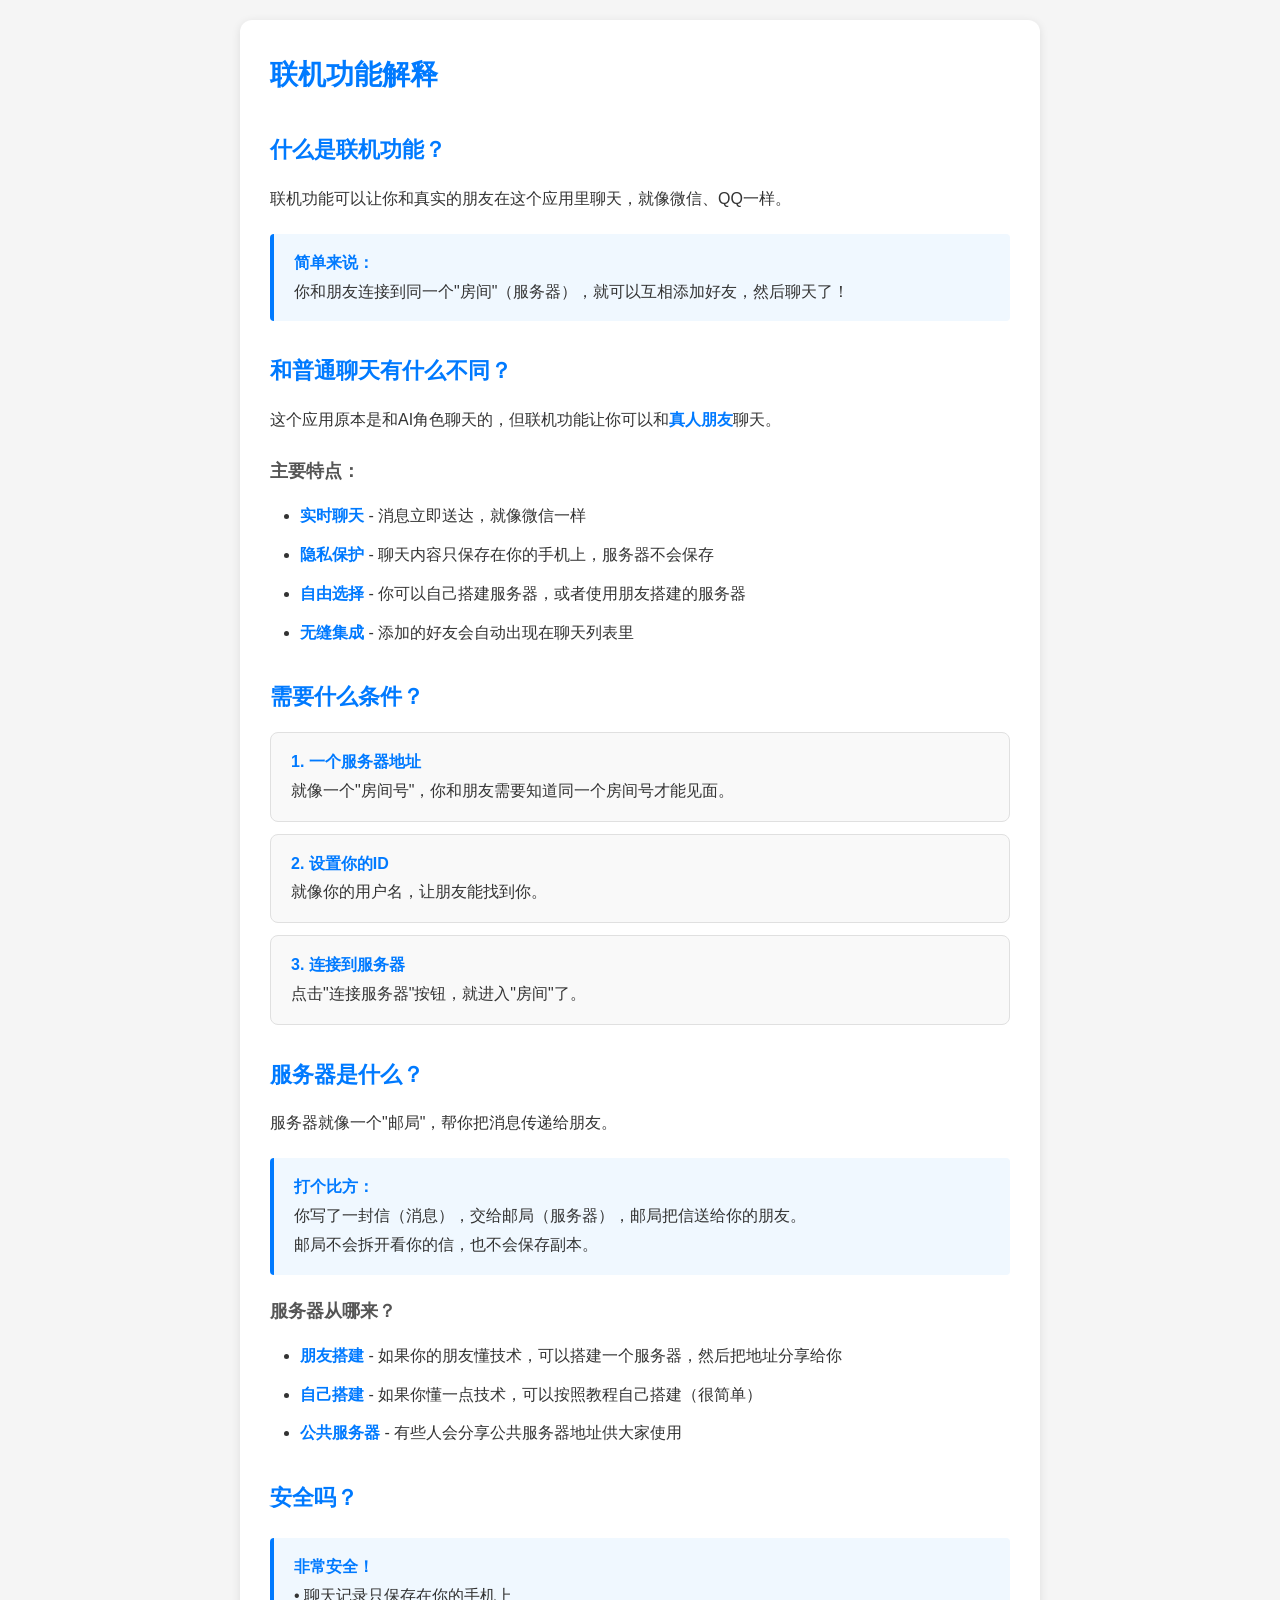
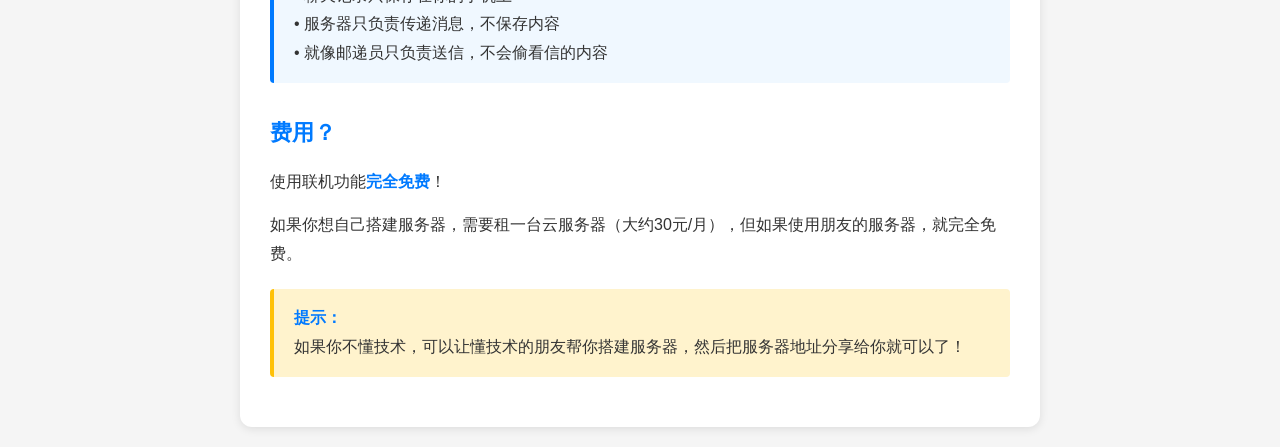
<file: online-help-explain.html>
<!DOCTYPE html>
<html lang="zh-CN">
<head>
    <meta charset="UTF-8">
    <meta name="viewport" content="width=device-width, initial-scale=1.0">
    <title>联机功能解释</title>
    <style>
        * {
            margin: 0;
            padding: 0;
            box-sizing: border-box;
        }
        
        body {
            font-family: -apple-system, BlinkMacSystemFont, "Segoe UI", Roboto, "Helvetica Neue", Arial, sans-serif;
            line-height: 1.8;
            color: #333;
            background: #f5f5f5;
            padding: 20px;
        }
        
        .container {
            max-width: 800px;
            margin: 0 auto;
            background: white;
            padding: 30px;
            border-radius: 12px;
            box-shadow: 0 2px 10px rgba(0,0,0,0.1);
        }
        
        h1 {
            color: #007aff;
            margin-bottom: 20px;
            font-size: 28px;
        }
        
        h2 {
            color: #007aff;
            margin-top: 30px;
            margin-bottom: 15px;
            font-size: 22px;
        }
        
        h3 {
            color: #555;
            margin-top: 20px;
            margin-bottom: 10px;
            font-size: 18px;
        }
        
        p {
            margin: 15px 0;
            font-size: 16px;
        }
        
        ul {
            margin: 15px 0;
            padding-left: 30px;
        }
        
        li {
            margin: 10px 0;
            font-size: 16px;
        }
        
        .note {
            background: #f0f8ff;
            border-left: 4px solid #007aff;
            padding: 15px 20px;
            margin: 20px 0;
            border-radius: 4px;
        }
        
        .warning {
            background: #fff3cd;
            border-left: 4px solid #ffc107;
            padding: 15px 20px;
            margin: 20px 0;
            border-radius: 4px;
        }
        
        .step {
            background: #f9f9f9;
            padding: 15px 20px;
            margin: 12px 0;
            border-radius: 8px;
            border: 1px solid #e0e0e0;
        }
        
        .example {
            background: #f5f5f5;
            padding: 12px;
            border-radius: 4px;
            font-family: monospace;
            font-size: 14px;
            margin: 12px 0;
            border: 1px solid #ddd;
        }
        
        strong {
            color: #007aff;
        }

        /* 移动端适配 */
        @media (max-width: 480px) {
            body { padding: 8px; }
            .container { padding: 14px; border-radius: 10px; }
            h1 { font-size: 20px; margin-bottom: 14px; }
            h2 { font-size: 17px; margin-top: 20px; margin-bottom: 10px; }
            h3 { font-size: 15px; margin-top: 14px; }
            p, li { font-size: 13px; line-height: 1.7; }
            pre, code { font-size: 12px; word-break: break-all; }
            pre { padding: 10px; overflow-x: auto; -webkit-overflow-scrolling: touch; }
            table { font-size: 12px; display: block; overflow-x: auto; -webkit-overflow-scrolling: touch; }
            .code-block, .example { padding: 10px; font-size: 12px; white-space: pre-wrap; word-break: break-all; }
            .step { padding: 12px; margin-bottom: 14px; }
            .warning, .tips, .note, .success, .info-box { padding: 10px; font-size: 13px; }
            img { max-width: 100%; height: auto; }
        }
        @media (min-width: 481px) and (max-width: 768px) {
            body { padding: 12px; }
            .container { padding: 20px; }
            h1 { font-size: 24px; }
            h2 { font-size: 19px; }
            pre, code { font-size: 13px; }
        }
    </style>
</head>
<body>
    <div class="container">
        <h1>联机功能解释</h1>
        
        <h2>什么是联机功能？</h2>
        <p>联机功能可以让你和真实的朋友在这个应用里聊天，就像微信、QQ一样。</p>
        
        <div class="note">
            <strong>简单来说：</strong><br>
            你和朋友连接到同一个"房间"（服务器），就可以互相添加好友，然后聊天了！
        </div>
        
        <h2>和普通聊天有什么不同？</h2>
        <p>这个应用原本是和AI角色聊天的，但联机功能让你可以和<strong>真人朋友</strong>聊天。</p>
        
        <h3>主要特点：</h3>
        <ul>
            <li><strong>实时聊天</strong> - 消息立即送达，就像微信一样</li>
            <li><strong>隐私保护</strong> - 聊天内容只保存在你的手机上，服务器不会保存</li>
            <li><strong>自由选择</strong> - 你可以自己搭建服务器，或者使用朋友搭建的服务器</li>
            <li><strong>无缝集成</strong> - 添加的好友会自动出现在聊天列表里</li>
        </ul>
        
        <h2>需要什么条件？</h2>
        
        <div class="step">
            <strong>1. 一个服务器地址</strong><br>
            就像一个"房间号"，你和朋友需要知道同一个房间号才能见面。
        </div>
        
        <div class="step">
            <strong>2. 设置你的ID</strong><br>
            就像你的用户名，让朋友能找到你。
        </div>
        
        <div class="step">
            <strong>3. 连接到服务器</strong><br>
            点击"连接服务器"按钮，就进入"房间"了。
        </div>
        
        <h2>服务器是什么？</h2>
        <p>服务器就像一个"邮局"，帮你把消息传递给朋友。</p>
        
        <div class="note">
            <strong>打个比方：</strong><br>
            你写了一封信（消息），交给邮局（服务器），邮局把信送给你的朋友。<br>
            邮局不会拆开看你的信，也不会保存副本。
        </div>
        
        <h3>服务器从哪来？</h3>
        <ul>
            <li><strong>朋友搭建</strong> - 如果你的朋友懂技术，可以搭建一个服务器，然后把地址分享给你</li>
            <li><strong>自己搭建</strong> - 如果你懂一点技术，可以按照教程自己搭建（很简单）</li>
            <li><strong>公共服务器</strong> - 有些人会分享公共服务器地址供大家使用</li>
        </ul>
        
        <h2>安全吗？</h2>
        <div class="note">
            <strong>非常安全！</strong><br>
            • 聊天记录只保存在你的手机上<br>
            • 服务器只负责传递消息，不保存内容<br>
            • 就像邮递员只负责送信，不会偷看信的内容
        </div>
        
        <h2>费用？</h2>
        <p>使用联机功能<strong>完全免费</strong>！</p>
        <p>如果你想自己搭建服务器，需要租一台云服务器（大约30元/月），但如果使用朋友的服务器，就完全免费。</p>
        
        <div class="warning">
            <strong>提示：</strong><br>
            如果你不懂技术，可以让懂技术的朋友帮你搭建服务器，然后把服务器地址分享给你就可以了！
        </div>
    </div>
</body>
</html>
</file>
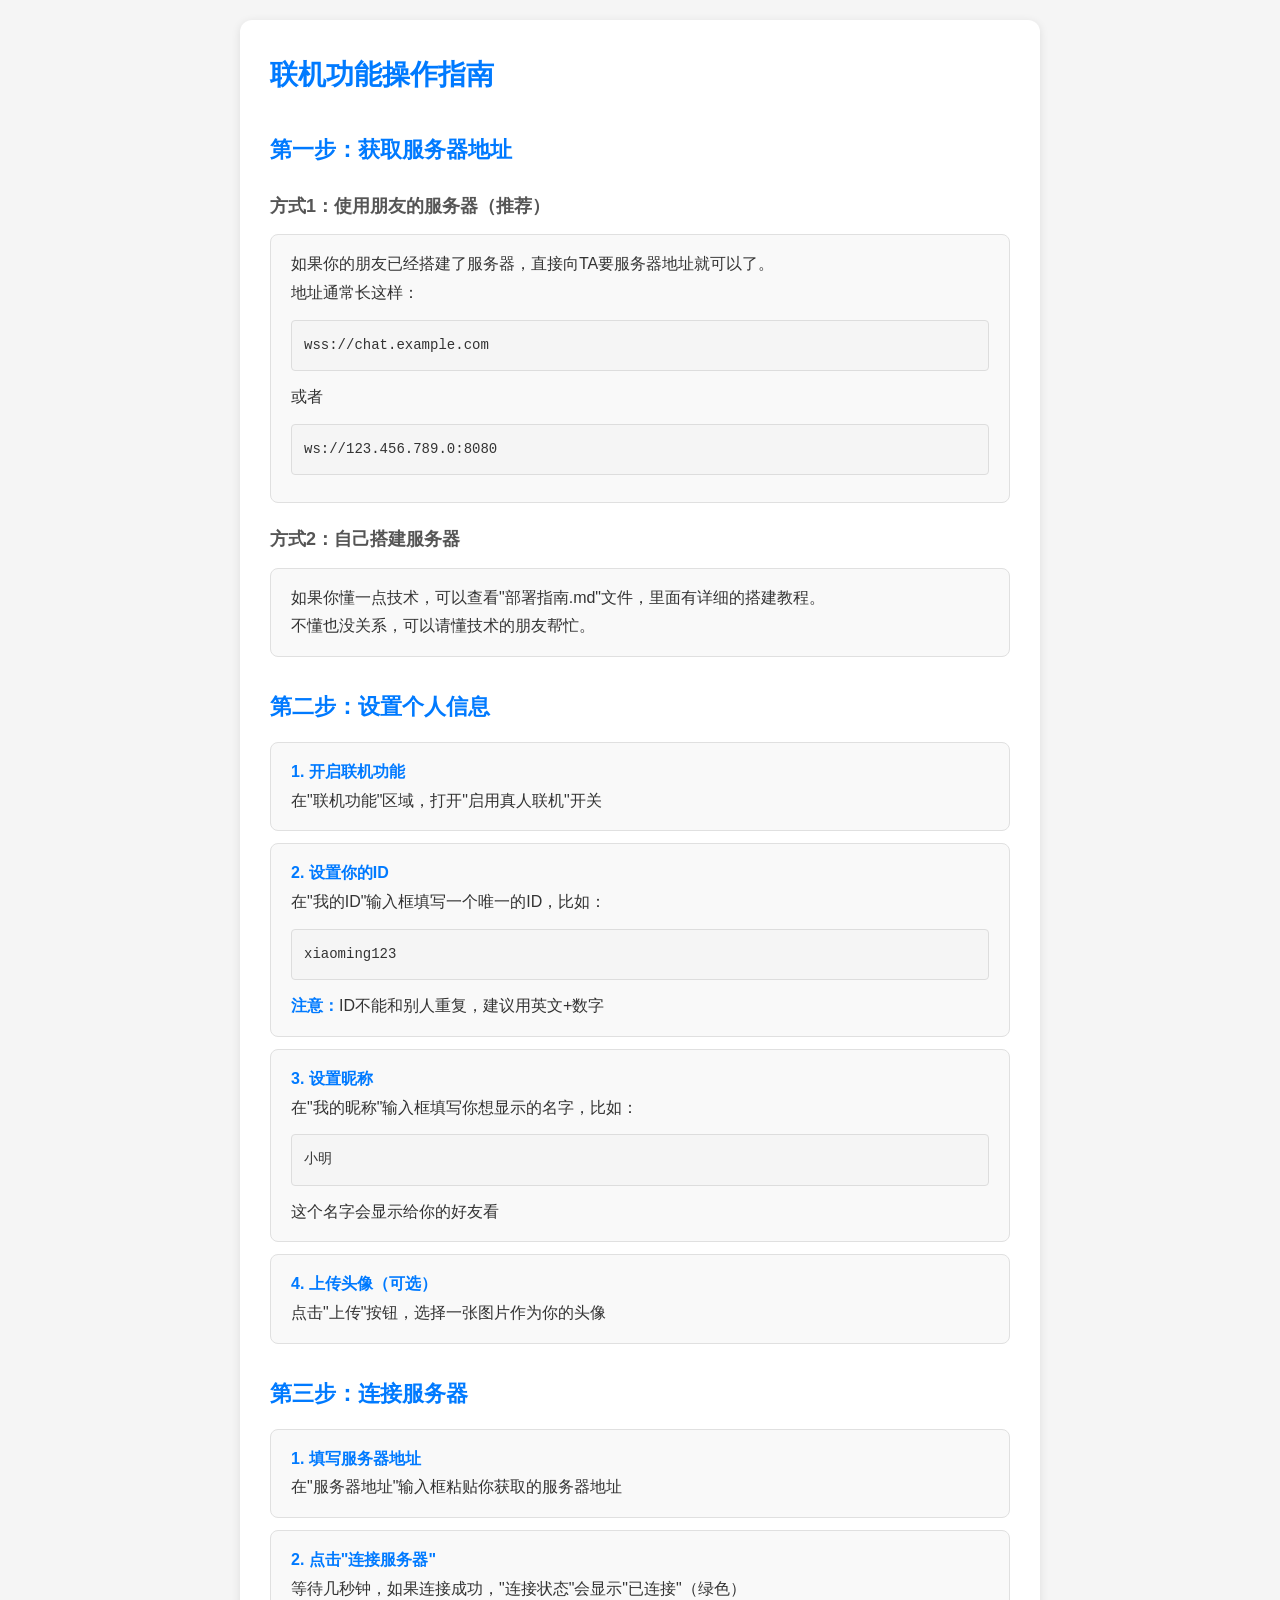
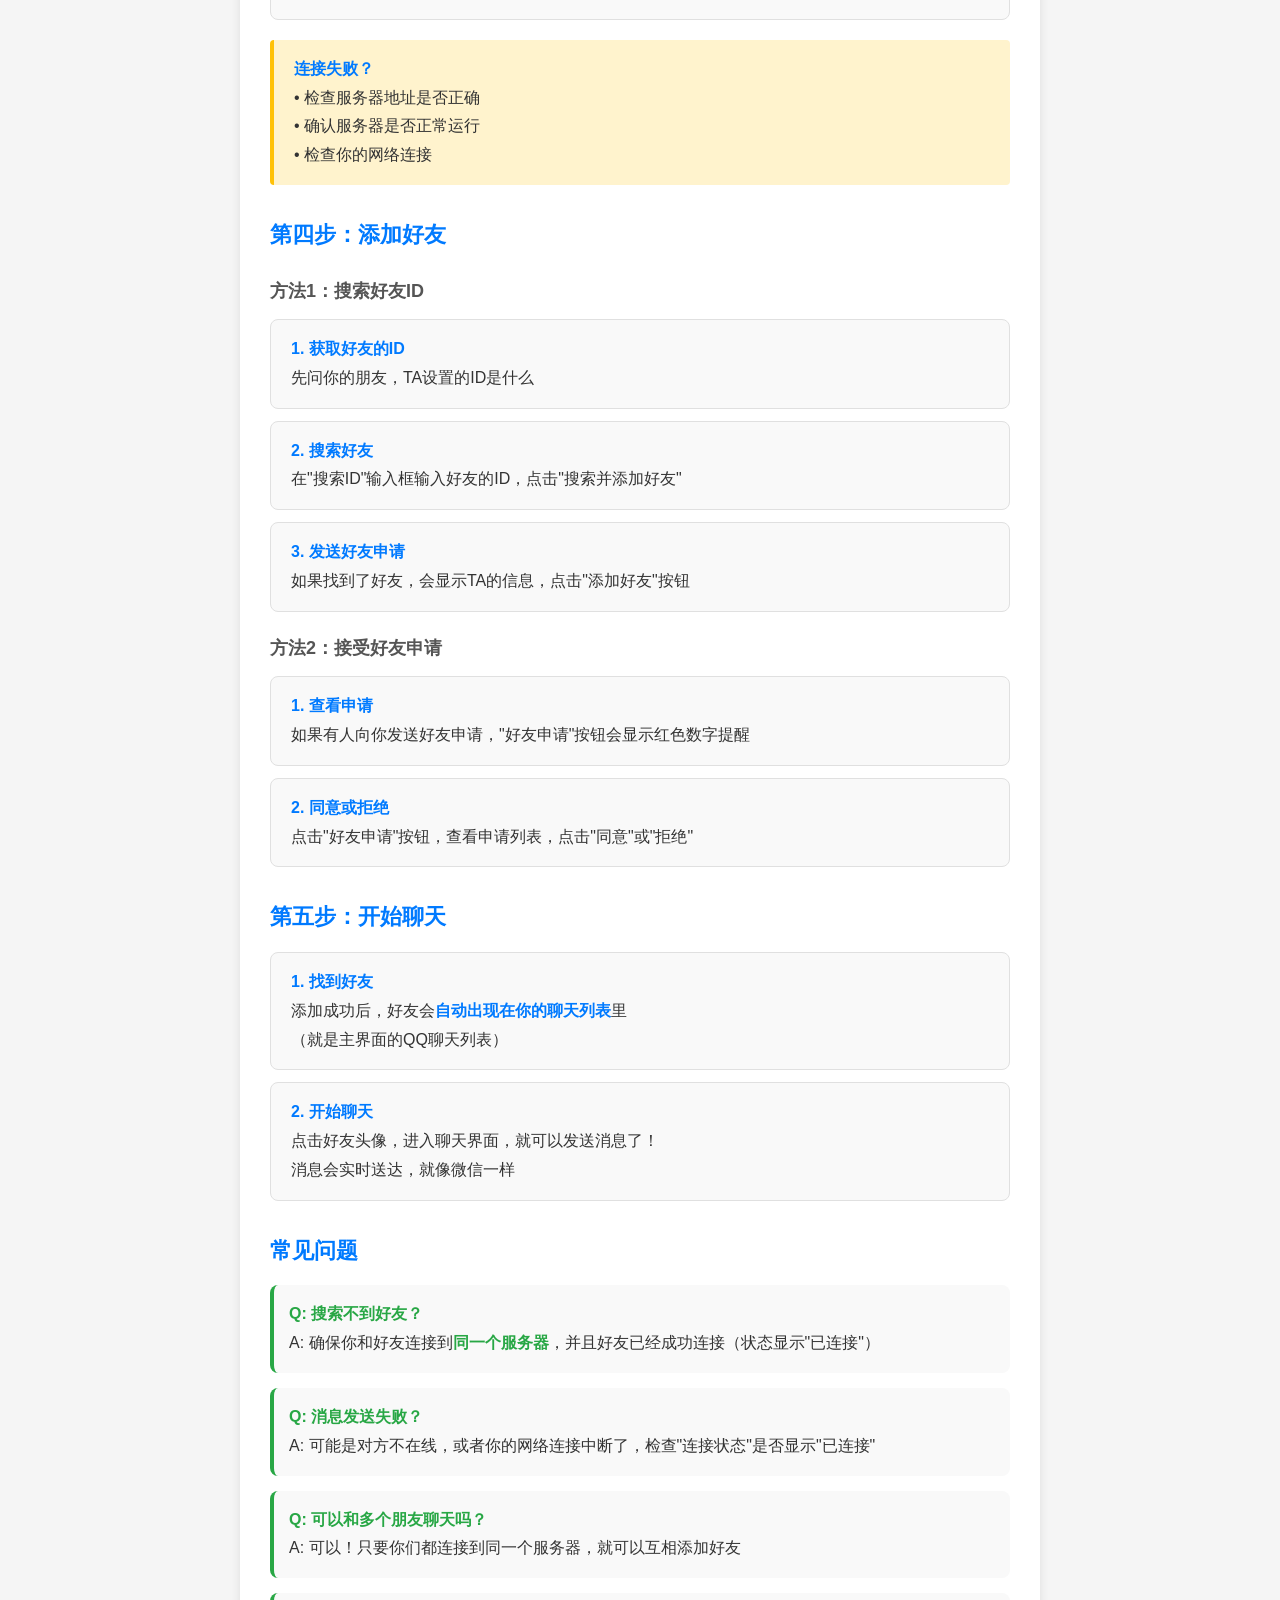
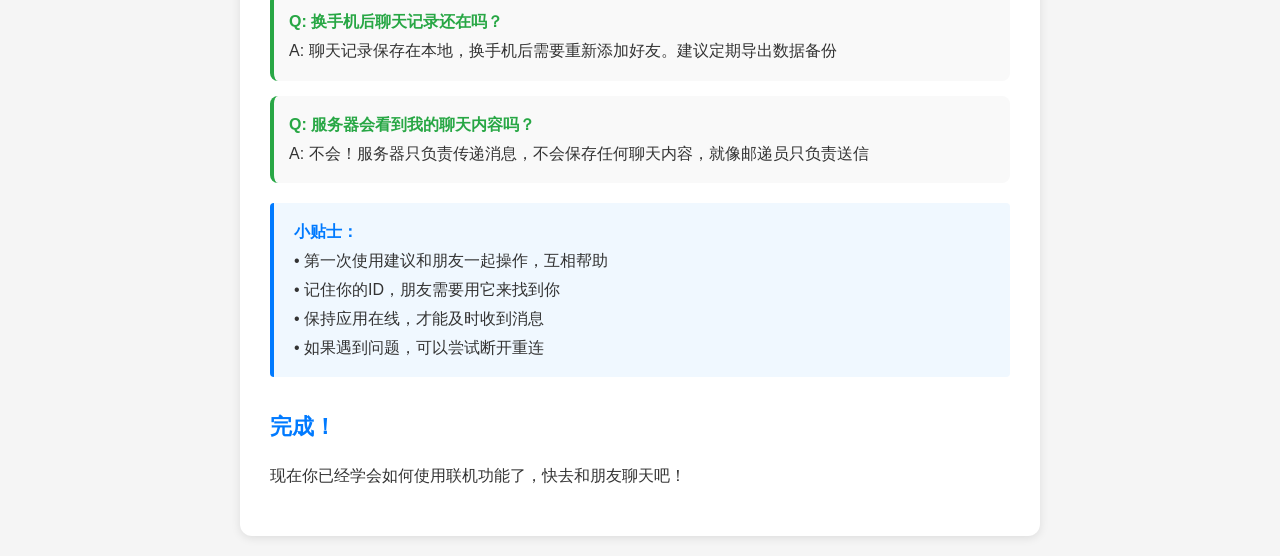
<file: online-help-guide.html>
<!DOCTYPE html>
<html lang="zh-CN">
<head>
    <meta charset="UTF-8">
    <meta name="viewport" content="width=device-width, initial-scale=1.0">
    <title>联机功能操作指南</title>
    <style>
        * {
            margin: 0;
            padding: 0;
            box-sizing: border-box;
        }
        
        body {
            font-family: -apple-system, BlinkMacSystemFont, "Segoe UI", Roboto, "Helvetica Neue", Arial, sans-serif;
            line-height: 1.8;
            color: #333;
            background: #f5f5f5;
            padding: 20px;
        }
        
        .container {
            max-width: 800px;
            margin: 0 auto;
            background: white;
            padding: 30px;
            border-radius: 12px;
            box-shadow: 0 2px 10px rgba(0,0,0,0.1);
        }
        
        h1 {
            color: #007aff;
            margin-bottom: 20px;
            font-size: 28px;
        }
        
        h2 {
            color: #007aff;
            margin-top: 30px;
            margin-bottom: 15px;
            font-size: 22px;
        }
        
        h3 {
            color: #555;
            margin-top: 20px;
            margin-bottom: 10px;
            font-size: 18px;
        }
        
        p {
            margin: 15px 0;
            font-size: 16px;
        }
        
        ul {
            margin: 15px 0;
            padding-left: 30px;
        }
        
        li {
            margin: 10px 0;
            font-size: 16px;
        }
        
        .note {
            background: #f0f8ff;
            border-left: 4px solid #007aff;
            padding: 15px 20px;
            margin: 20px 0;
            border-radius: 4px;
        }
        
        .warning {
            background: #fff3cd;
            border-left: 4px solid #ffc107;
            padding: 15px 20px;
            margin: 20px 0;
            border-radius: 4px;
        }
        
        .step {
            background: #f9f9f9;
            padding: 15px 20px;
            margin: 12px 0;
            border-radius: 8px;
            border: 1px solid #e0e0e0;
        }
        
        .example {
            background: #f5f5f5;
            padding: 12px;
            border-radius: 4px;
            font-family: monospace;
            font-size: 14px;
            margin: 12px 0;
            border: 1px solid #ddd;
        }
        
        strong {
            color: #007aff;
        }
        
        .qa {
            background: #f9f9f9;
            padding: 15px;
            margin: 15px 0;
            border-radius: 8px;
            border-left: 4px solid #28a745;
        }
        
        .qa strong {
            color: #28a745;
        }

        /* 移动端适配 */
        @media (max-width: 480px) {
            body { padding: 8px; }
            .container { padding: 14px; border-radius: 10px; }
            h1 { font-size: 20px; margin-bottom: 14px; }
            h2 { font-size: 17px; margin-top: 20px; margin-bottom: 10px; }
            h3 { font-size: 15px; margin-top: 14px; }
            p, li { font-size: 13px; line-height: 1.7; }
            pre, code { font-size: 12px; word-break: break-all; }
            pre { padding: 10px; overflow-x: auto; -webkit-overflow-scrolling: touch; }
            table { font-size: 12px; display: block; overflow-x: auto; -webkit-overflow-scrolling: touch; }
            .code-block, .example { padding: 10px; font-size: 12px; white-space: pre-wrap; word-break: break-all; }
            .step { padding: 12px; margin-bottom: 14px; }
            .warning, .tips, .note, .success, .info-box { padding: 10px; font-size: 13px; }
            .qa { padding: 12px; margin: 10px 0; }
            img { max-width: 100%; height: auto; }
        }
        @media (min-width: 481px) and (max-width: 768px) {
            body { padding: 12px; }
            .container { padding: 20px; }
            h1 { font-size: 24px; }
            h2 { font-size: 19px; }
            pre, code { font-size: 13px; }
        }
    </style>
</head>
<body>
    <div class="container">
        <h1>联机功能操作指南</h1>
        
        <h2>第一步：获取服务器地址</h2>
        
        <h3>方式1：使用朋友的服务器（推荐）</h3>
        <div class="step">
            如果你的朋友已经搭建了服务器，直接向TA要服务器地址就可以了。<br>
            地址通常长这样：<br>
            <div class="example">wss://chat.example.com</div>
            或者<br>
            <div class="example">ws://123.456.789.0:8080</div>
        </div>
        
        <h3>方式2：自己搭建服务器</h3>
        <div class="step">
            如果你懂一点技术，可以查看"部署指南.md"文件，里面有详细的搭建教程。<br>
            不懂也没关系，可以请懂技术的朋友帮忙。
        </div>
        
        <h2>第二步：设置个人信息</h2>
        
        <div class="step">
            <strong>1. 开启联机功能</strong><br>
            在"联机功能"区域，打开"启用真人联机"开关
        </div>
        
        <div class="step">
            <strong>2. 设置你的ID</strong><br>
            在"我的ID"输入框填写一个唯一的ID，比如：<br>
            <div class="example">xiaoming123</div>
            <strong>注意：</strong>ID不能和别人重复，建议用英文+数字
        </div>
        
        <div class="step">
            <strong>3. 设置昵称</strong><br>
            在"我的昵称"输入框填写你想显示的名字，比如：<br>
            <div class="example">小明</div>
            这个名字会显示给你的好友看
        </div>
        
        <div class="step">
            <strong>4. 上传头像（可选）</strong><br>
            点击"上传"按钮，选择一张图片作为你的头像
        </div>
        
        <h2>第三步：连接服务器</h2>
        
        <div class="step">
            <strong>1. 填写服务器地址</strong><br>
            在"服务器地址"输入框粘贴你获取的服务器地址
        </div>
        
        <div class="step">
            <strong>2. 点击"连接服务器"</strong><br>
            等待几秒钟，如果连接成功，"连接状态"会显示"已连接"（绿色）
        </div>
        
        <div class="warning">
            <strong>连接失败？</strong><br>
            • 检查服务器地址是否正确<br>
            • 确认服务器是否正常运行<br>
            • 检查你的网络连接
        </div>
        
        <h2>第四步：添加好友</h2>
        
        <h3>方法1：搜索好友ID</h3>
        <div class="step">
            <strong>1. 获取好友的ID</strong><br>
            先问你的朋友，TA设置的ID是什么
        </div>
        
        <div class="step">
            <strong>2. 搜索好友</strong><br>
            在"搜索ID"输入框输入好友的ID，点击"搜索并添加好友"
        </div>
        
        <div class="step">
            <strong>3. 发送好友申请</strong><br>
            如果找到了好友，会显示TA的信息，点击"添加好友"按钮
        </div>
        
        <h3>方法2：接受好友申请</h3>
        <div class="step">
            <strong>1. 查看申请</strong><br>
            如果有人向你发送好友申请，"好友申请"按钮会显示红色数字提醒
        </div>
        
        <div class="step">
            <strong>2. 同意或拒绝</strong><br>
            点击"好友申请"按钮，查看申请列表，点击"同意"或"拒绝"
        </div>
        
        <h2>第五步：开始聊天</h2>
        
        <div class="step">
            <strong>1. 找到好友</strong><br>
            添加成功后，好友会<strong>自动出现在你的聊天列表</strong>里<br>
            （就是主界面的QQ聊天列表）
        </div>
        
        <div class="step">
            <strong>2. 开始聊天</strong><br>
            点击好友头像，进入聊天界面，就可以发送消息了！<br>
            消息会实时送达，就像微信一样
        </div>
        
        <h2>常见问题</h2>
        
        <div class="qa">
            <strong>Q: 搜索不到好友？</strong><br>
            A: 确保你和好友连接到<strong>同一个服务器</strong>，并且好友已经成功连接（状态显示"已连接"）
        </div>
        
        <div class="qa">
            <strong>Q: 消息发送失败？</strong><br>
            A: 可能是对方不在线，或者你的网络连接中断了，检查"连接状态"是否显示"已连接"
        </div>
        
        <div class="qa">
            <strong>Q: 可以和多个朋友聊天吗？</strong><br>
            A: 可以！只要你们都连接到同一个服务器，就可以互相添加好友
        </div>
        
        <div class="qa">
            <strong>Q: 换手机后聊天记录还在吗？</strong><br>
            A: 聊天记录保存在本地，换手机后需要重新添加好友。建议定期导出数据备份
        </div>
        
        <div class="qa">
            <strong>Q: 服务器会看到我的聊天内容吗？</strong><br>
            A: 不会！服务器只负责传递消息，不会保存任何聊天内容，就像邮递员只负责送信
        </div>
        
        <div class="note">
            <strong>小贴士：</strong><br>
            • 第一次使用建议和朋友一起操作，互相帮助<br>
            • 记住你的ID，朋友需要用它来找到你<br>
            • 保持应用在线，才能及时收到消息<br>
            • 如果遇到问题，可以尝试断开重连
        </div>
        
        <h2>完成！</h2>
        <p>现在你已经学会如何使用联机功能了，快去和朋友聊天吧！</p>
    </div>
</body>
</html>
</file>
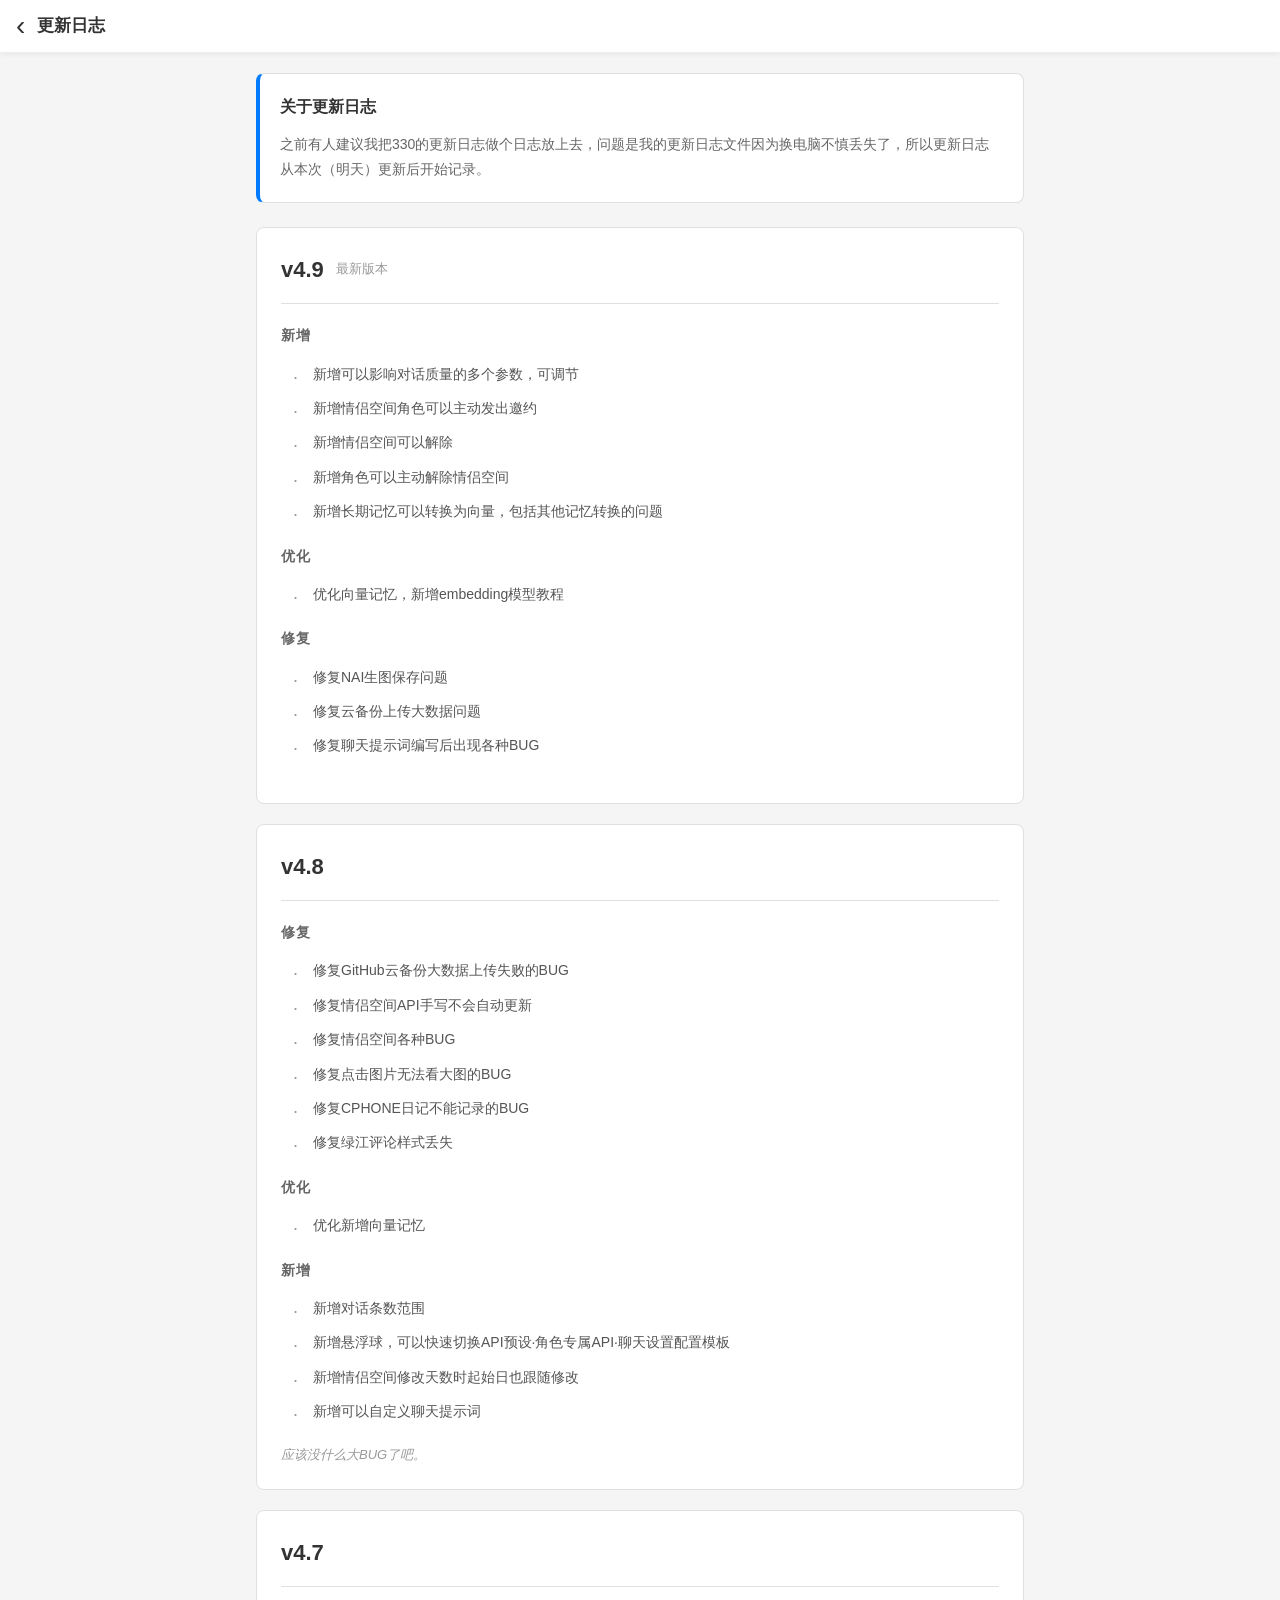
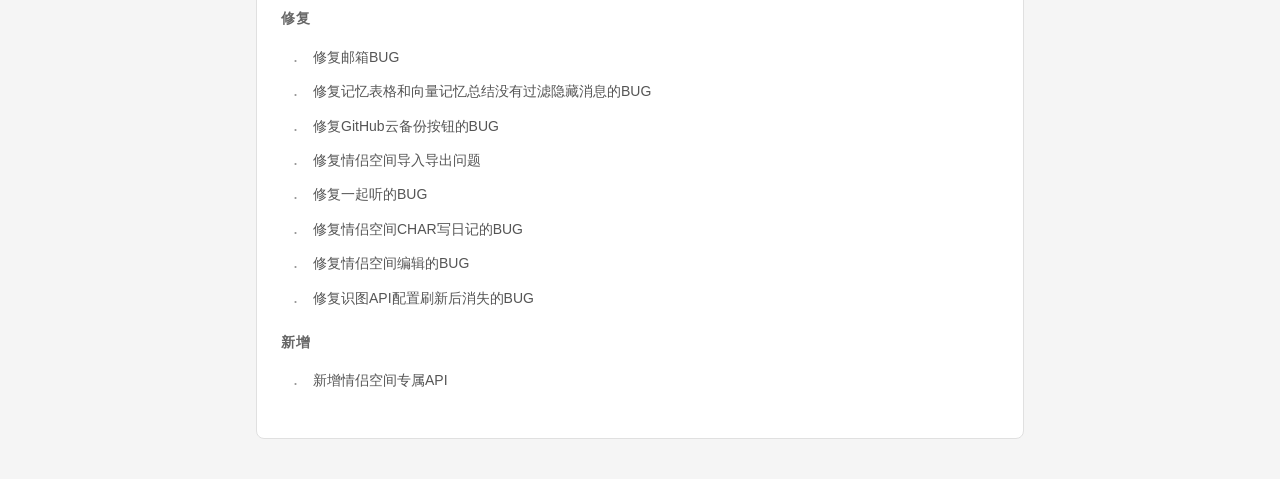
<file: update-log.html>
<!DOCTYPE html>
<html lang="zh-CN">
<head>
  <meta charset="UTF-8">
  <meta name="viewport" content="width=device-width, initial-scale=1.0">
  <title>更新日志</title>
  <style>
    * {
      margin: 0;
      padding: 0;
      box-sizing: border-box;
    }

    body {
      font-family: -apple-system, BlinkMacSystemFont, "Segoe UI", Roboto, "Helvetica Neue", Arial, sans-serif;
      background: var(--primary-bg, #f5f5f5);
      color: var(--text-color, #333);
      line-height: 1.6;
    }

    .header {
      position: sticky;
      top: 0;
      background: var(--primary-bg, #fff);
      border-bottom: 1px solid var(--border-color, #eee);
      padding: 12px 16px;
      display: flex;
      align-items: center;
      z-index: 100;
      box-shadow: 0 2px 4px rgba(0,0,0,0.05);
    }

    .back-btn {
      font-size: 28px;
      cursor: pointer;
      color: var(--text-color, #333);
      margin-right: 12px;
      line-height: 1;
    }

    .header-title {
      font-size: 17px;
      font-weight: 600;
      color: var(--text-color, #333);
    }

    .container {
      max-width: 800px;
      margin: 0 auto;
      padding: 20px 16px;
    }

    .notice {
      background: var(--primary-bg, #fff);
      border: 1px solid var(--border-color, #e0e0e0);
      padding: 20px;
      border-radius: 8px;
      margin-bottom: 24px;
      border-left: 4px solid var(--accent-color, #007AFF);
    }

    .notice h2 {
      font-size: 16px;
      margin-bottom: 12px;
      font-weight: 600;
      color: var(--text-color, #333);
    }

    .notice p {
      font-size: 14px;
      line-height: 1.8;
      color: var(--text-secondary, #666);
    }

    .version-card {
      background: var(--primary-bg, #fff);
      border: 1px solid var(--border-color, #e0e0e0);
      border-radius: 8px;
      padding: 24px;
      margin-bottom: 20px;
      transition: border-color 0.2s;
    }

    .version-card:hover {
      border-color: var(--accent-color, #007AFF);
    }

    .version-header {
      display: flex;
      align-items: center;
      margin-bottom: 20px;
      padding-bottom: 16px;
      border-bottom: 1px solid var(--border-color, #e0e0e0);
    }

    .version-number {
      font-size: 22px;
      font-weight: 600;
      color: var(--text-color, #333);
      margin-right: 12px;
    }

    .version-date {
      font-size: 13px;
      color: var(--text-secondary, #999);
    }

    .section {
      margin-bottom: 16px;
    }

    .section-title {
      font-size: 14px;
      font-weight: 600;
      color: var(--text-secondary, #666);
      margin-bottom: 10px;
      text-transform: uppercase;
      letter-spacing: 0.5px;
    }

    .item-list {
      list-style: none;
      padding-left: 12px;
    }

    .item-list li {
      padding: 6px 0;
      padding-left: 20px;
      position: relative;
      font-size: 14px;
      color: var(--text-color, #555);
    }

    .item-list li::before {
      content: '·';
      position: absolute;
      left: 0;
      color: var(--text-secondary, #999);
      font-size: 18px;
    }

    @media (max-width: 600px) {
      .container {
        padding: 16px 12px;
      }

      .version-card {
        padding: 16px;
      }

      .version-number {
        font-size: 20px;
      }
    }
  </style>
</head>
<body>
  <div class="header">
    <span class="back-btn" onclick="history.back()">‹</span>
    <span class="header-title">更新日志</span>
  </div>

  <div class="container">
    <div class="notice">
      <h2>关于更新日志</h2>
      <p>之前有人建议我把330的更新日志做个日志放上去，问题是我的更新日志文件因为换电脑不慎丢失了，所以更新日志从本次（明天）更新后开始记录。</p>
    </div>

    <!-- 4.9 版本 -->
    <div class="version-card">
      <div class="version-header">
        <span class="version-number">v4.9</span>
        <span class="version-date">最新版本</span>
      </div>

      <div class="section">
        <div class="section-title new">新增</div>
        <ul class="item-list">
          <li>新增可以影响对话质量的多个参数，可调节</li>
          <li>新增情侣空间角色可以主动发出邀约</li>
          <li>新增情侣空间可以解除</li>
          <li>新增角色可以主动解除情侣空间</li>
          <li>新增长期记忆可以转换为向量，包括其他记忆转换的问题</li>
        </ul>
      </div>

      <div class="section">
        <div class="section-title optimize">优化</div>
        <ul class="item-list">
          <li>优化向量记忆，新增embedding模型教程</li>
        </ul>
      </div>

      <div class="section">
        <div class="section-title fix">修复</div>
        <ul class="item-list">
          <li>修复NAI生图保存问题</li>
          <li>修复云备份上传大数据问题</li>
          <li>修复聊天提示词编写后出现各种BUG</li>
        </ul>
      </div>
    </div>

    <!-- 4.8 版本 -->
    <div class="version-card">
      <div class="version-header">
        <span class="version-number">v4.8</span>
      </div>

      <div class="section">
        <div class="section-title fix">修复</div>
        <ul class="item-list">
          <li>修复GitHub云备份大数据上传失败的BUG</li>
          <li>修复情侣空间API手写不会自动更新</li>
          <li>修复情侣空间各种BUG</li>
          <li>修复点击图片无法看大图的BUG</li>
          <li>修复CPHONE日记不能记录的BUG</li>
          <li>修复绿江评论样式丢失</li>
        </ul>
      </div>

      <div class="section">
        <div class="section-title optimize">优化</div>
        <ul class="item-list">
          <li>优化新增向量记忆</li>
        </ul>
      </div>

      <div class="section">
        <div class="section-title new">新增</div>
        <ul class="item-list">
          <li>新增对话条数范围</li>
          <li>新增悬浮球，可以快速切换API预设·角色专属API·聊天设置配置模板</li>
          <li>新增情侣空间修改天数时起始日也跟随修改</li>
          <li>新增可以自定义聊天提示词</li>
        </ul>
      </div>

      <p style="margin-top: 16px; font-size: 13px; color: var(--text-secondary, #999); font-style: italic;">
        应该没什么大BUG了吧。
      </p>
    </div>

    <!-- 4.7 版本 -->
    <div class="version-card">
      <div class="version-header">
        <span class="version-number">v4.7</span>
      </div>

      <div class="section">
        <div class="section-title fix">修复</div>
        <ul class="item-list">
          <li>修复邮箱BUG</li>
          <li>修复记忆表格和向量记忆总结没有过滤隐藏消息的BUG</li>
          <li>修复GitHub云备份按钮的BUG</li>
          <li>修复情侣空间导入导出问题</li>
          <li>修复一起听的BUG</li>
          <li>修复情侣空间CHAR写日记的BUG</li>
          <li>修复情侣空间编辑的BUG</li>
          <li>修复识图API配置刷新后消失的BUG</li>
        </ul>
      </div>

      <div class="section">
        <div class="section-title new">新增</div>
        <ul class="item-list">
          <li>新增情侣空间专属API</li>
        </ul>
      </div>
    </div>
  </div>

  <script>
    // 支持主题切换
    if (window.opener && window.opener.state && window.opener.state.globalSettings) {
      const theme = window.opener.state.globalSettings.theme || 'light';
      if (theme === 'dark') {
        document.documentElement.style.setProperty('--primary-bg', '#1a1a1a');
        document.documentElement.style.setProperty('--text-color', '#e0e0e0');
        document.documentElement.style.setProperty('--text-secondary', '#999');
        document.documentElement.style.setProperty('--border-color', '#333');
        document.documentElement.style.setProperty('--accent-color', '#0a84ff');
      }
    }
  </script>
</body>
</html>
</file>
